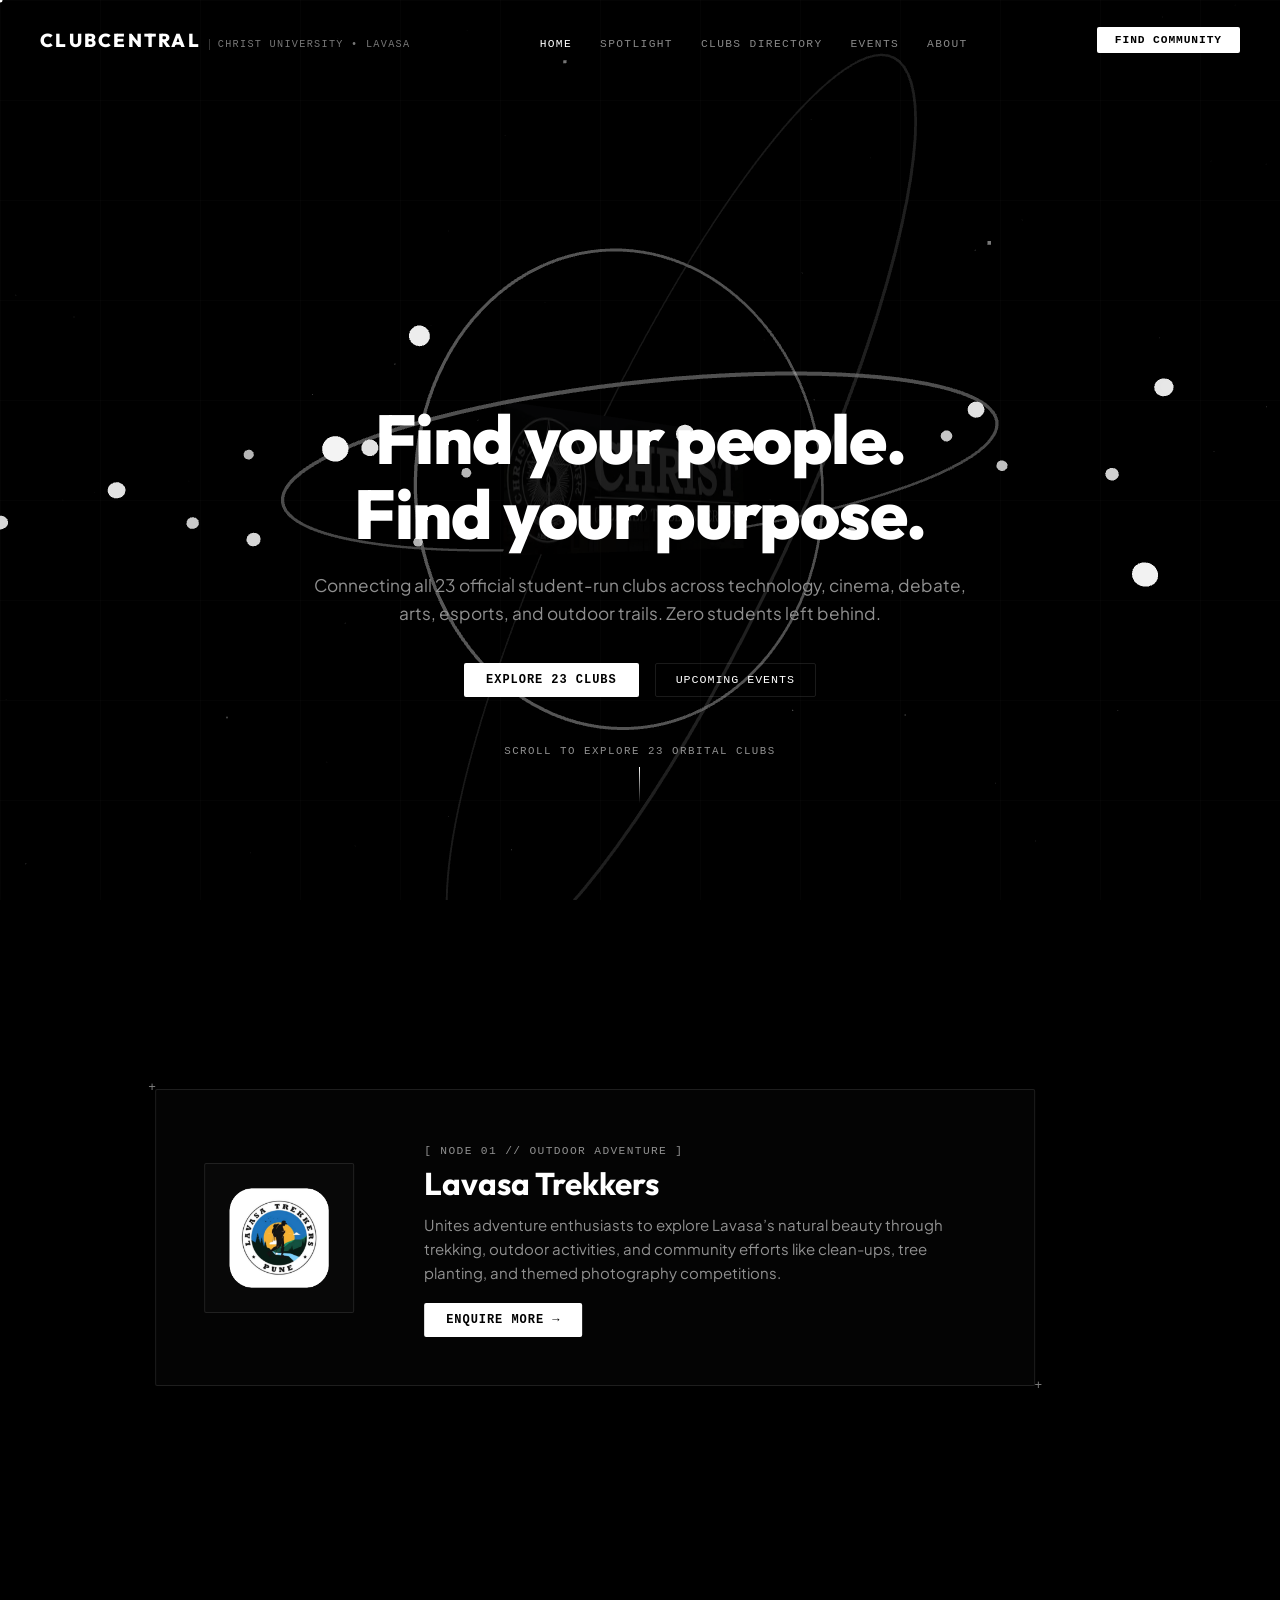
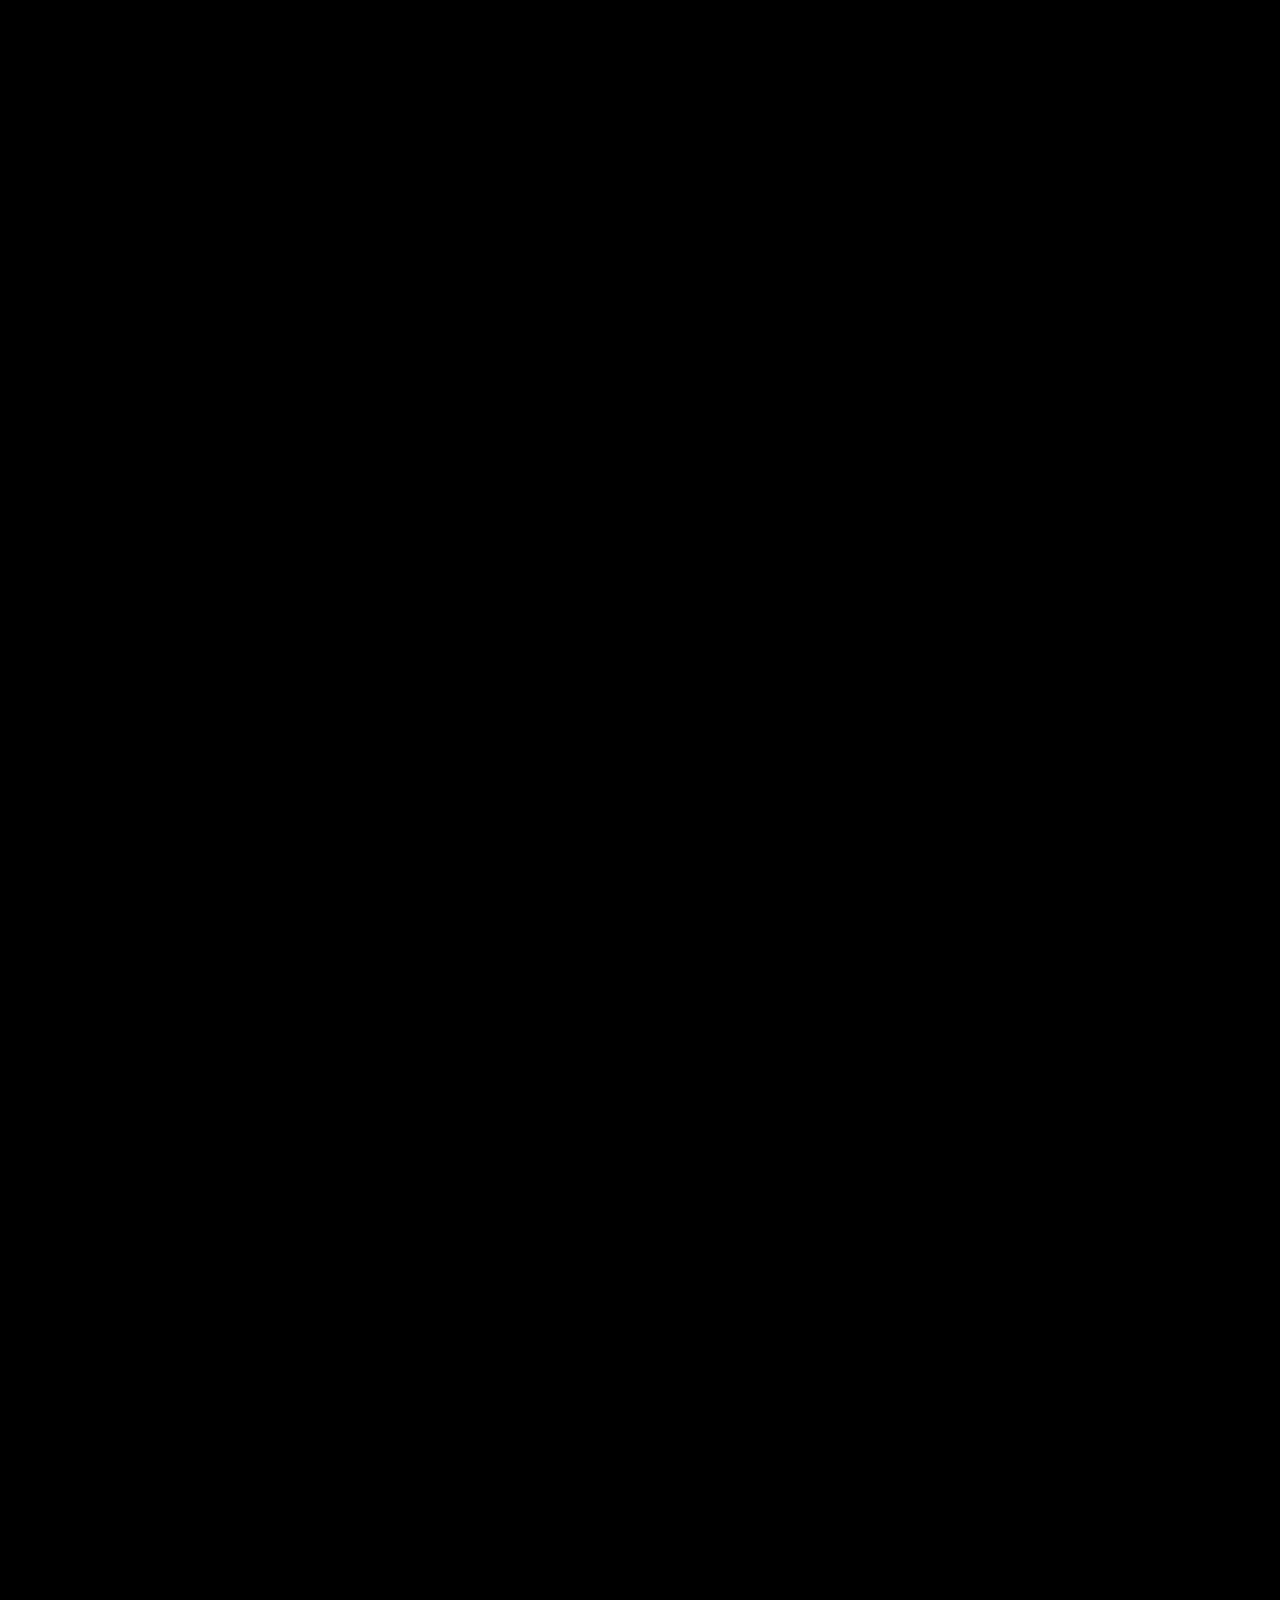
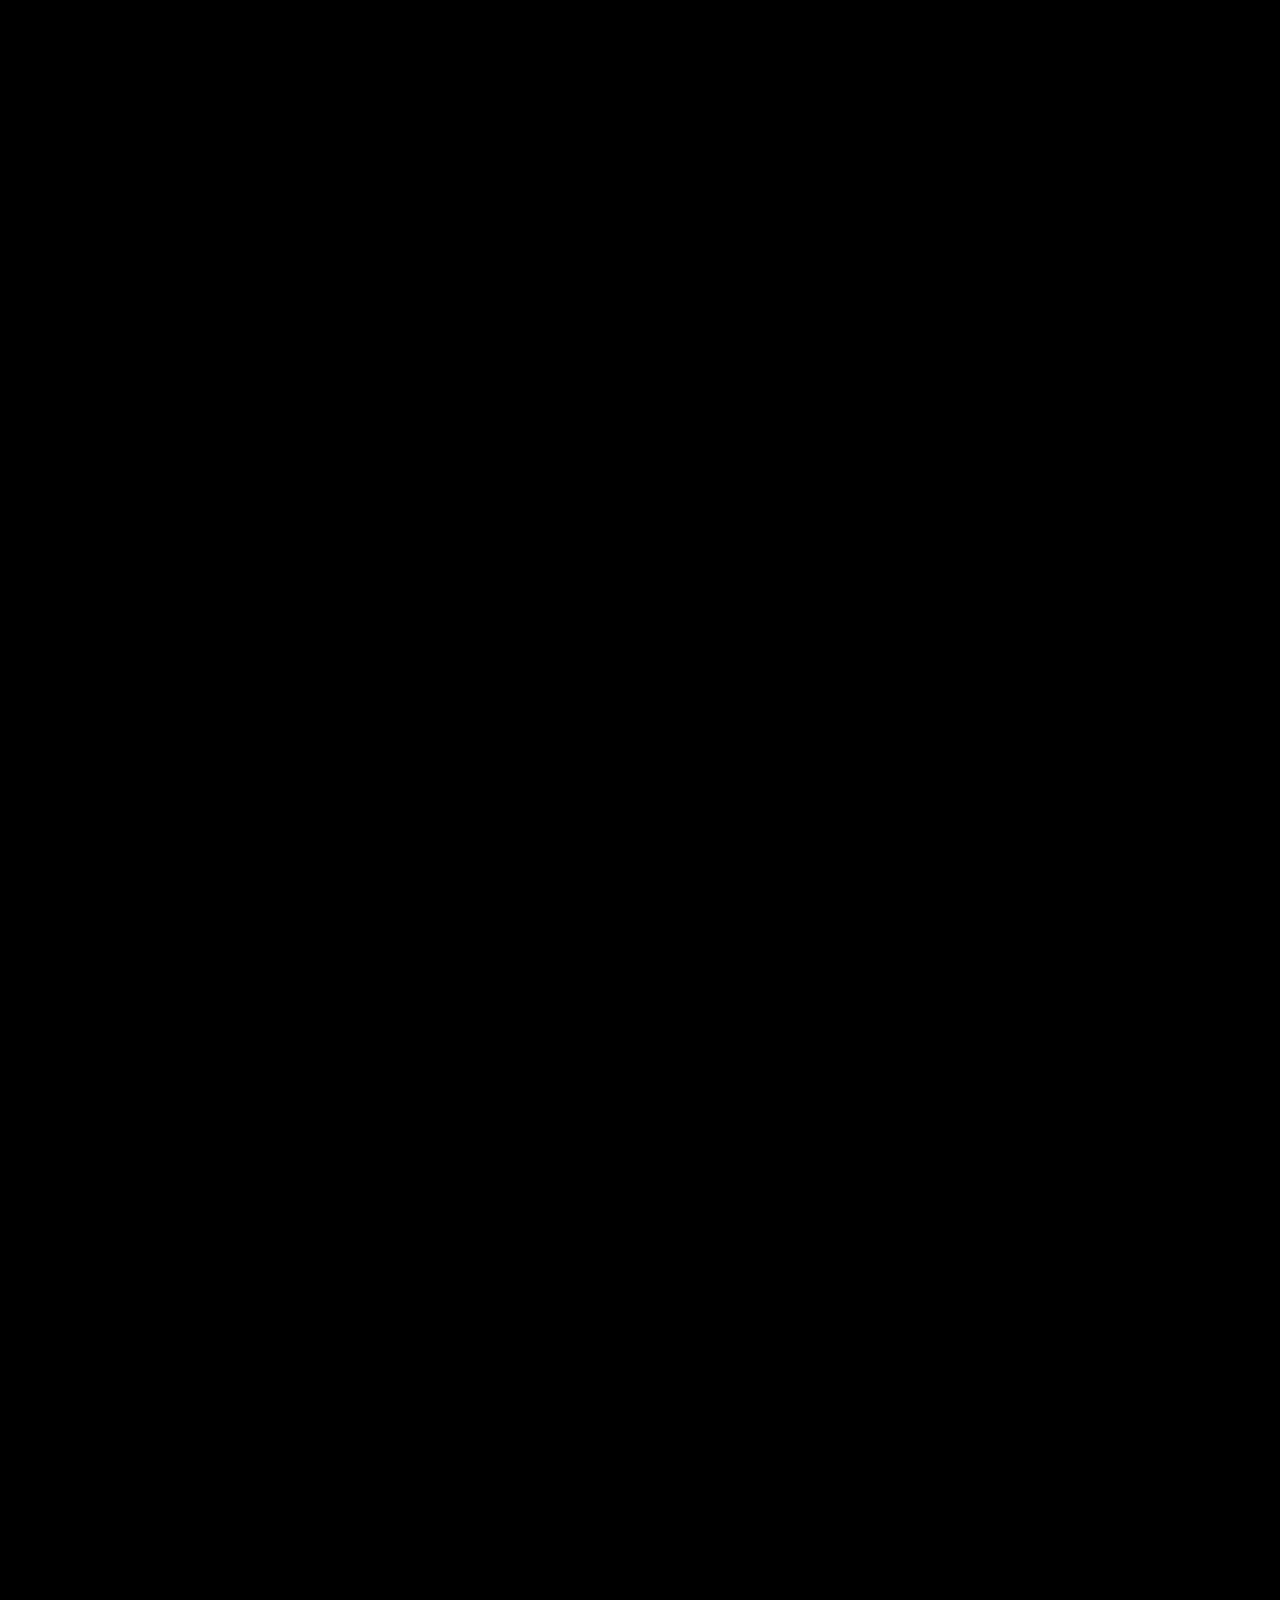
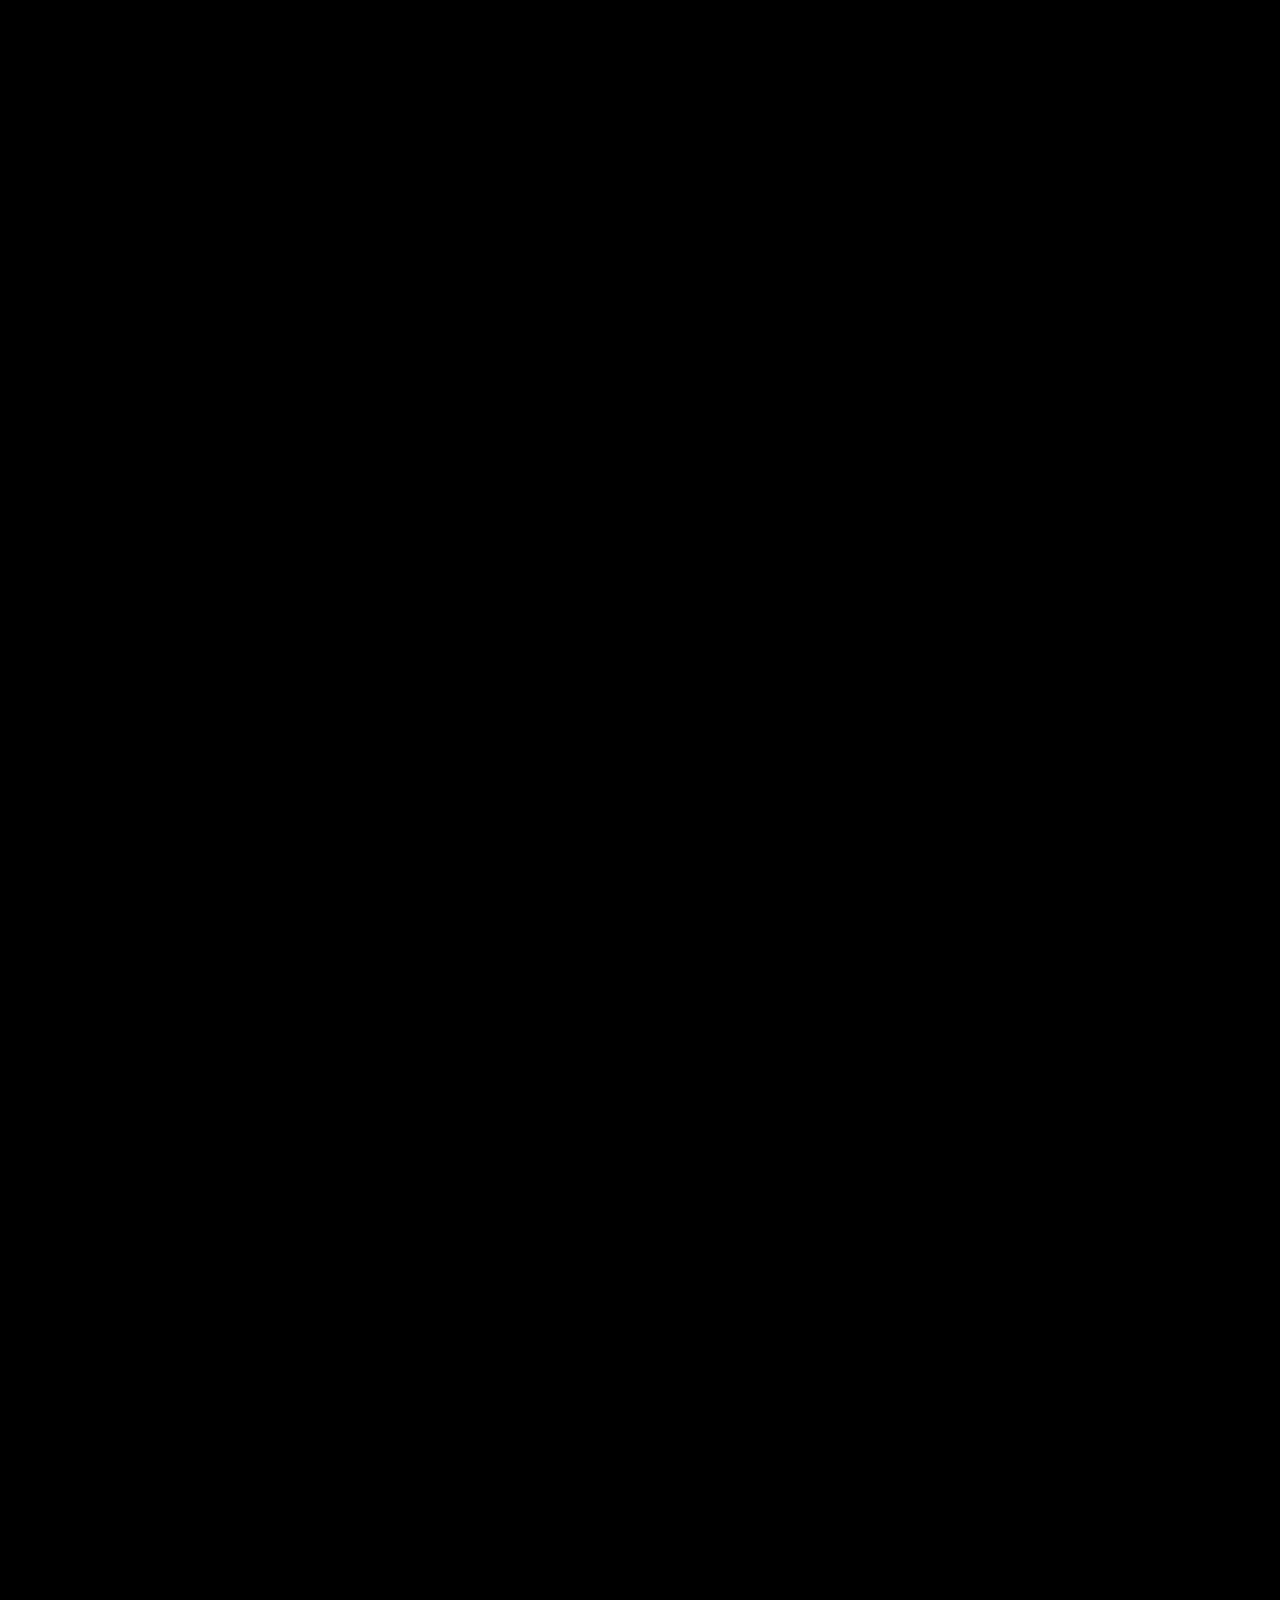
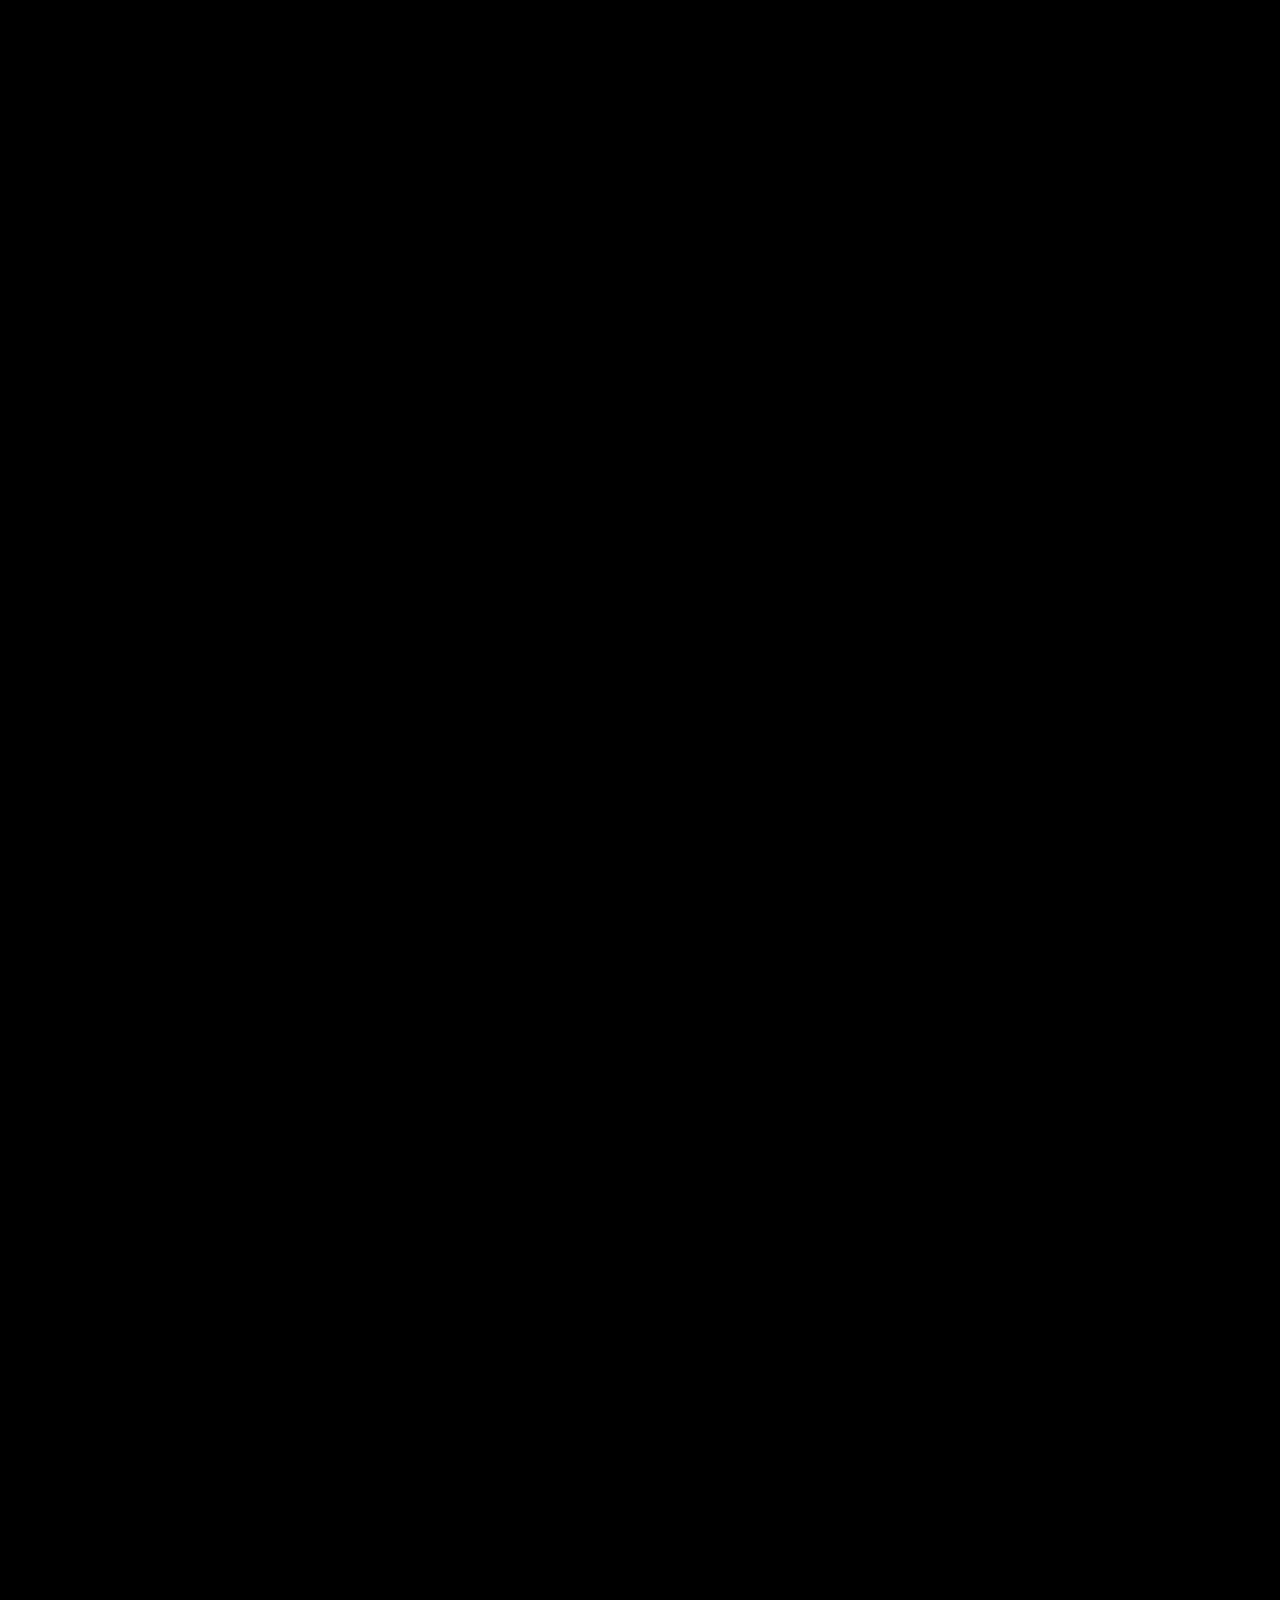
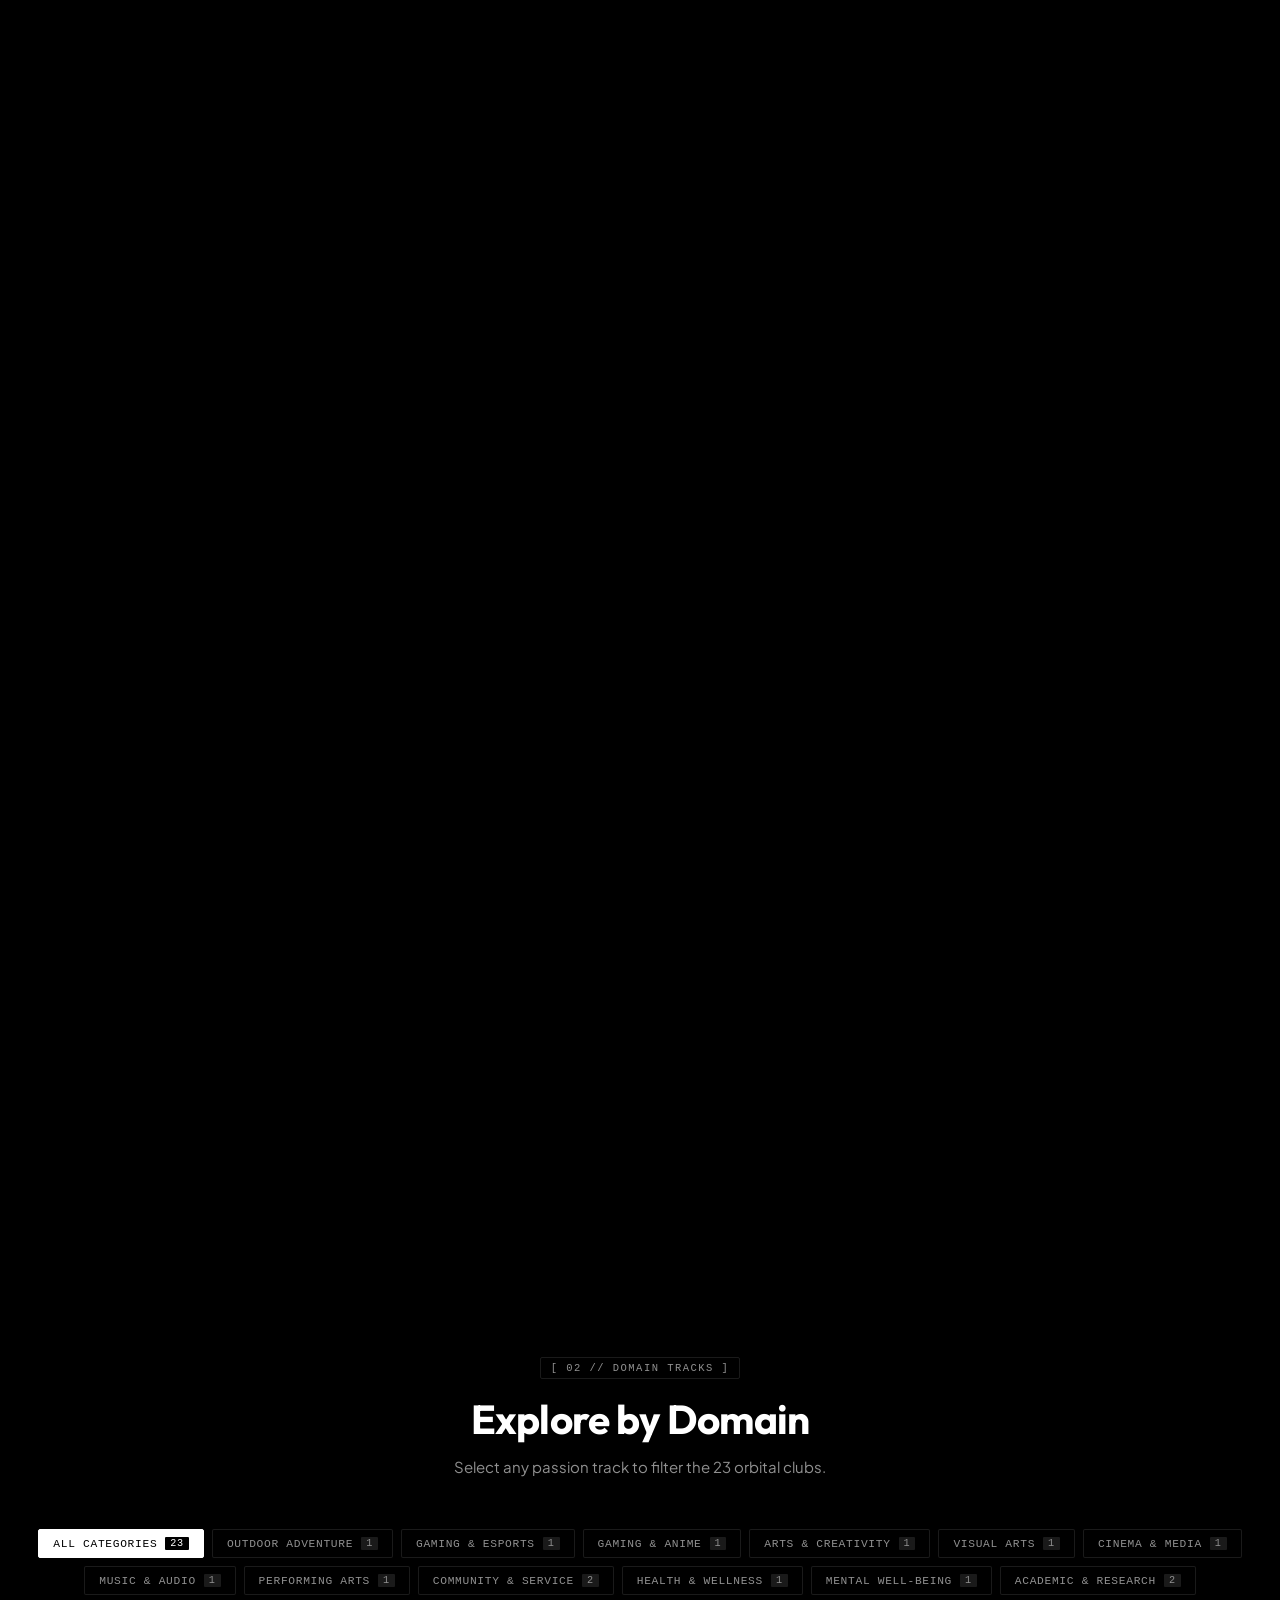
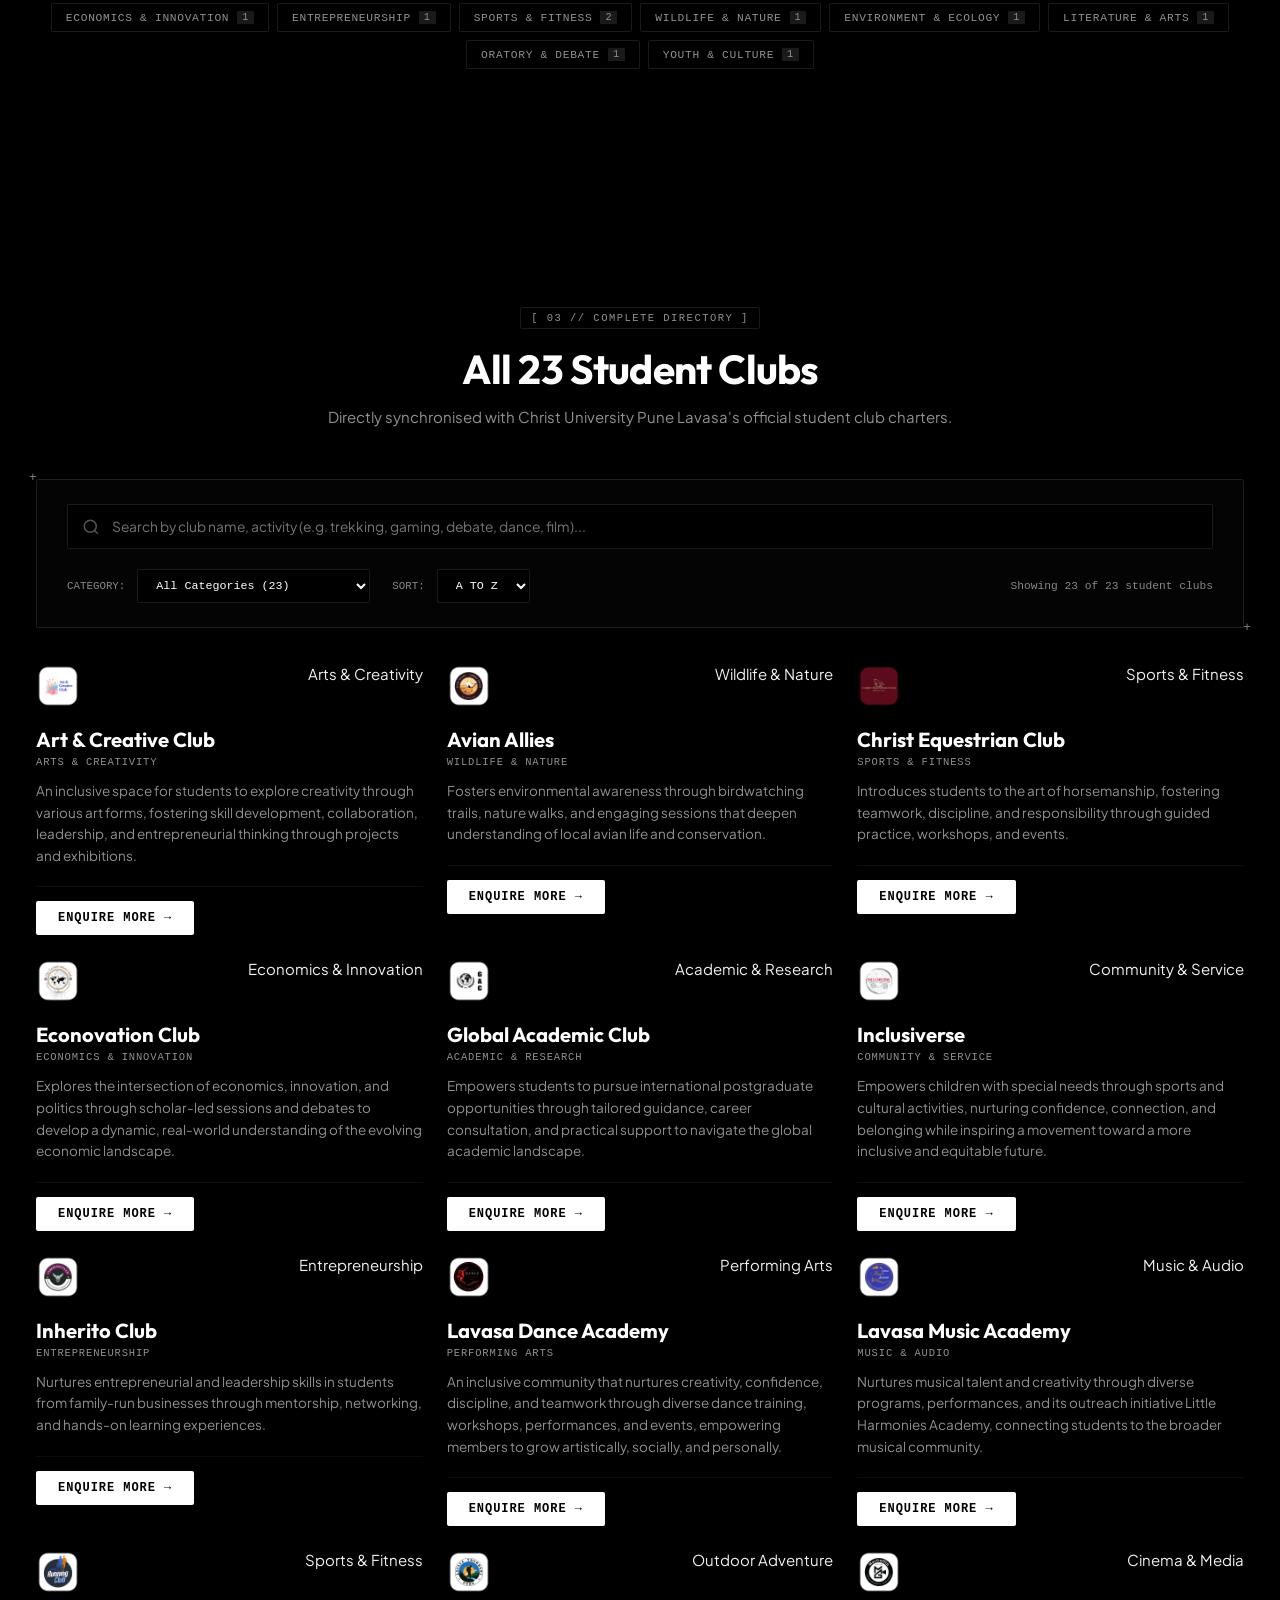
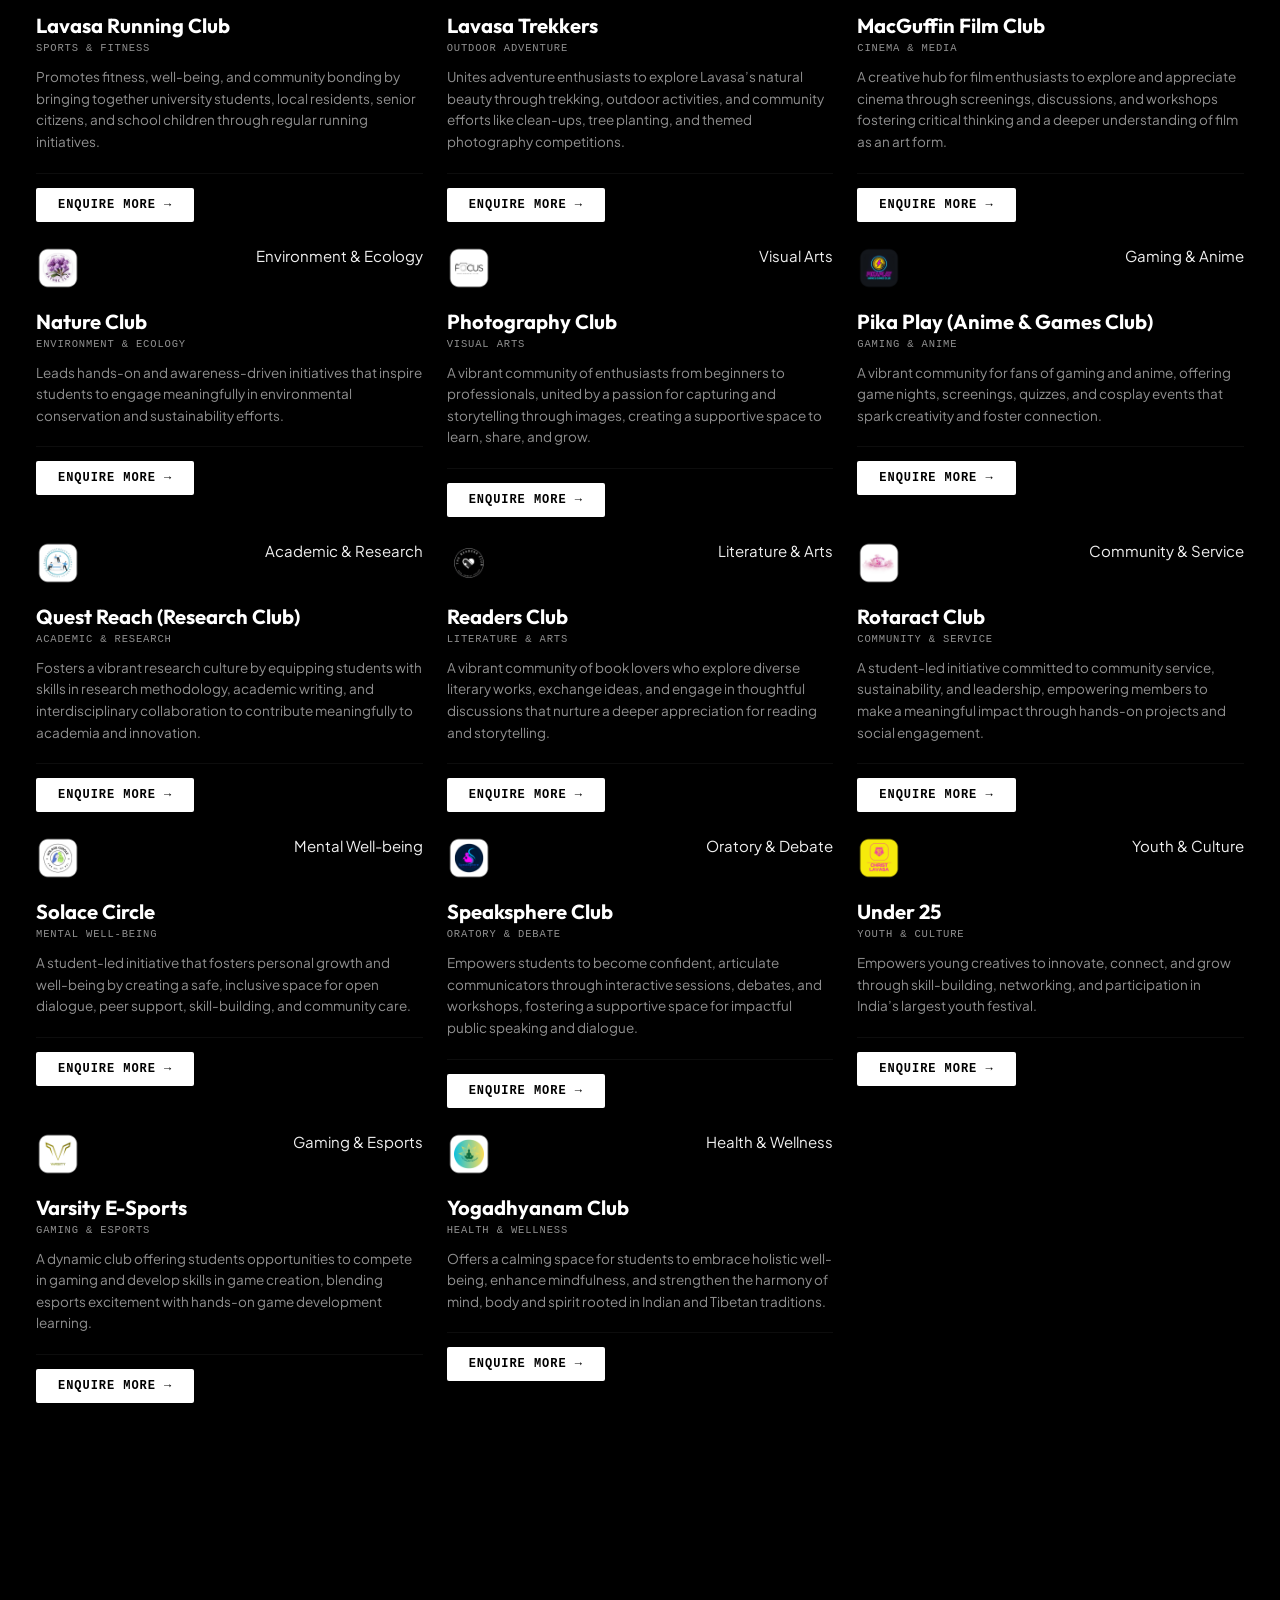
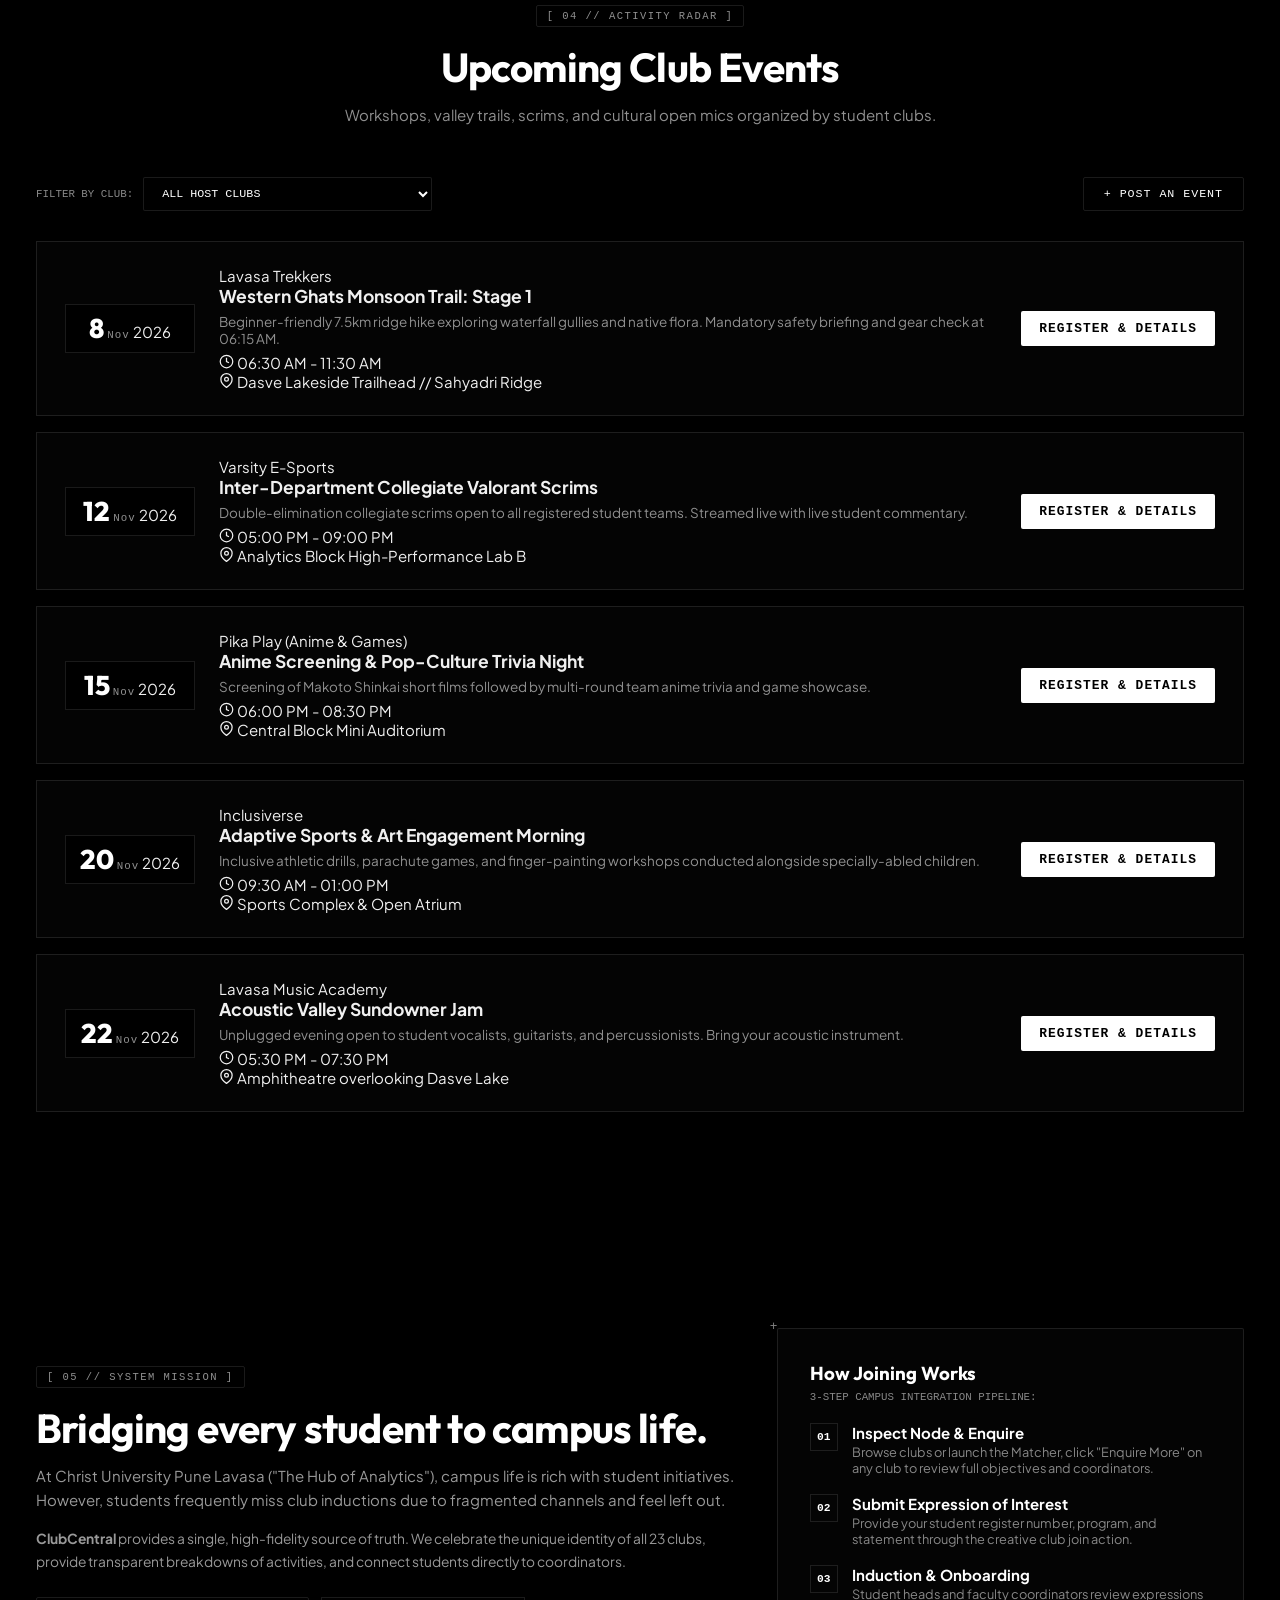
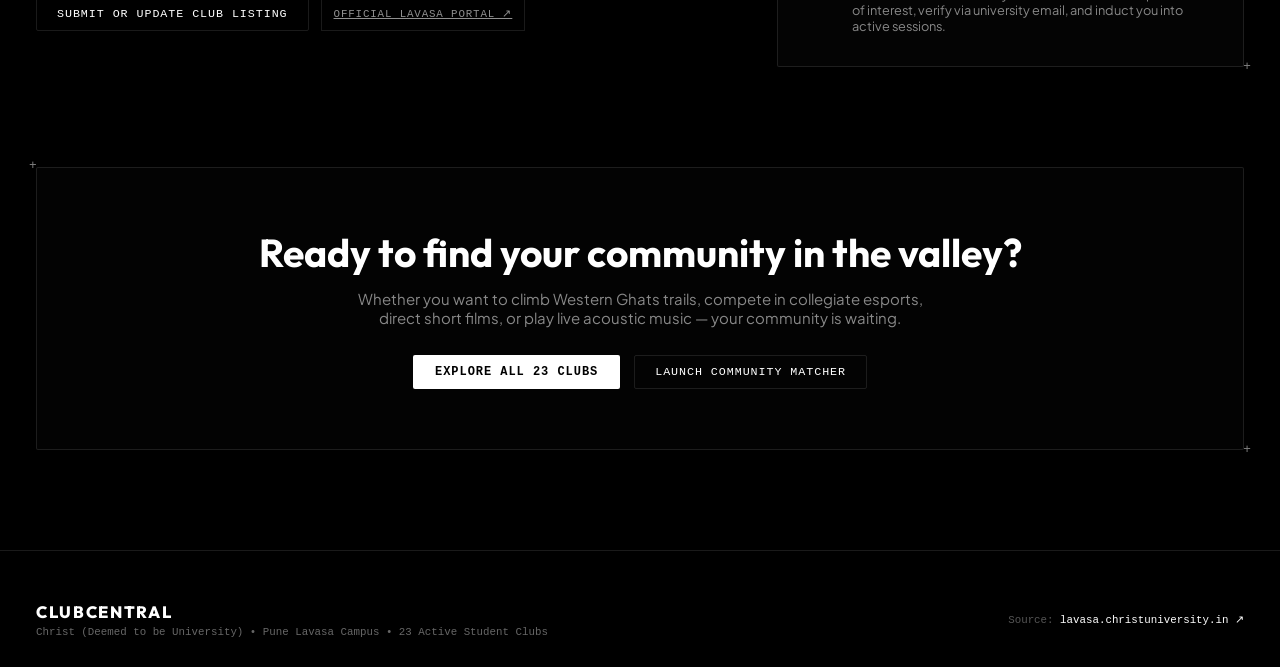
<file: index.html>
<!DOCTYPE html>
<html lang="en">
<head>
  <meta charset="UTF-8">
  <meta name="viewport" content="width=device-width, initial-scale=1.0, maximum-scale=1.0, user-scalable=no">
  <title>ClubCentral — 23 Student Clubs | Christ University Pune Lavasa</title>
  <meta name="description" content="ClubCentral is the official gateway to explore, enquire, and join all 23 student-led clubs at Christ (Deemed to be University), Pune Lavasa Campus.">

  <!-- Google Fonts: Neutral Swiss / Architectural Typography -->
  <link rel="preconnect" href="https://fonts.googleapis.com">
  <link rel="preconnect" href="https://fonts.gstatic.com" crossorigin>
  <link href="https://fonts.googleapis.com/css2?family=Cinzel:wght@600;700;800&family=Outfit:wght@400;500;600;700;800;900&family=Playfair+Display:ital,wght@1,400;1,600;1,700&family=Plus+Jakarta+Sans:wght@400;500;600;700&display=swap" rel="stylesheet">

  <!-- Stylesheets -->
  <link rel="stylesheet" href="css/styles.css">
  <link rel="stylesheet" href="css/edolus-loader.css">

  <!-- Favicon -->
  <link rel="icon" type="image/svg+xml" href="data:image/svg+xml,<svg xmlns='http://www.w3.org/2000/svg' viewBox='0 0 100 100'><circle cx='50' cy='50' r='48' fill='%23000000' stroke='%23ffffff' stroke-width='4'/><polygon points='50,15 54,32 72,32 58,43 63,60 50,49 37,60 42,43 28,32 46,32' fill='%23ffffff'/></svg>">
</head>
<body>

  <!-- ==========================================================================
       1. LOADING SCREEN & PRELOADER
       Pure Black with Elegant Italic Cursive "ClubCentral" & Bottom Percentage
       ========================================================================== -->
  <div id="custom-splash-wrapper">
    <!-- Top & Bottom Black Bands -->
    <div id="custom-band-top"></div>
    <div id="custom-band-bottom"></div>

    <!-- Central "ClubCentral" Cursive Wordmark (Only "ClubCentral", no subtitle) -->
    <div id="custom-splash-logo">
      <span class="loader-cursive-brand">ClubCentral</span>
    </div>

    <!-- Loading Percentage at the Bottom (Percentage text only, NO progress bar) -->
    <div id="custom-bottom-progress-bar-wrap">
      <div id="custom-progress-text">
        <span class="roll-col"><span class="roll-num">0</span></span>
        <span class="roll-col"><span class="roll-num">0</span></span>
        <span class="roll-col"><span class="roll-num">0</span></span>
        <span class="pct-sign">%</span>
      </div>
    </div>
  </div>

  <!-- Custom Magnetic Cursor -->
  <div id="custom-cursor-dot" aria-hidden="true"></div>
  <div id="custom-cursor-ring" aria-hidden="true"></div>

  <!-- Real-time 3D Three.js Viewport: Official White Christ Logo & 23 Orbital Club Nodes -->
  <canvas id="threejs-viewport" aria-hidden="true"></canvas>

  <!-- Hairline Grid Overlay -->
  <div class="hud-grid-overlay" aria-hidden="true"></div>

  <!-- ==========================================================================
       2. TOP HEADER / HUD
       Clean Minimalist Header: Brand, Navigation links, and Community Matcher
       ========================================================================== -->
  <header class="site-header" id="navbar">
    <div class="header-container">
      <!-- Left: Clean Brand Wordmark -->
      <div class="header-left">
        <a href="#home" class="header-brand-mark" style="text-decoration: none; color: #ffffff; display: flex; align-items: baseline; gap: 8px;">
          <span style="font-family: var(--font-heading); font-size: 1.25rem; font-weight: 800; letter-spacing: 0.12em; color: #ffffff;">CLUBCENTRAL</span>
          <span style="font-family: var(--font-mono); font-size: 0.68rem; color: #777777; border-left: 1px solid rgba(255,255,255,0.2); padding-left: 8px;">CHRIST UNIVERSITY • LAVASA</span>
        </a>
      </div>

      <!-- Center: Navigation Links -->
      <nav class="header-center-nav" aria-label="Main Navigation">
        <ul style="display: flex; gap: 28px; list-style: none; margin: 0; padding: 0;">
          <li><a href="#home" class="nav-link-pill" style="color: #ffffff; text-decoration: none; font-family: var(--font-mono); font-size: 0.75rem; letter-spacing: 0.12em; text-transform: uppercase;">HOME</a></li>
          <li><a href="#spotlight-pinned-section" class="nav-link-pill" style="color: #888888; text-decoration: none; font-family: var(--font-mono); font-size: 0.75rem; letter-spacing: 0.12em; text-transform: uppercase;">SPOTLIGHT</a></li>
          <li><a href="#explore" class="nav-link-pill" style="color: #888888; text-decoration: none; font-family: var(--font-mono); font-size: 0.75rem; letter-spacing: 0.12em; text-transform: uppercase;">CLUBS DIRECTORY</a></li>
          <li><a href="#events" class="nav-link-pill" style="color: #888888; text-decoration: none; font-family: var(--font-mono); font-size: 0.75rem; letter-spacing: 0.12em; text-transform: uppercase;">EVENTS</a></li>
          <li><a href="#about" class="nav-link-pill" style="color: #888888; text-decoration: none; font-family: var(--font-mono); font-size: 0.75rem; letter-spacing: 0.12em; text-transform: uppercase;">ABOUT</a></li>
        </ul>
      </nav>

      <!-- Right: Minimalist Controls (Community Matcher) -->
      <div class="header-right">
        <!-- Community Matcher Trigger -->
        <button type="button" class="btn-primary" id="find-community-btn" style="padding: 7px 18px; font-size: 0.75rem;" title="Community Matcher">
          <span>FIND COMMUNITY</span>
        </button>
      </div>
    </div>
  </header>

  <main>
    <!-- ==========================================================================
         3. HERO STAGE: SPACIOUS, CINEMATIC DARK STAGE WITH 3D CHRIST LOGO
         Official White Christ Logo in 3D with slow speed rotation
         ========================================================================== -->
    <section class="hero-stage" id="home">
      <!-- Center 3D Stage Placeholder (Aligned with Three.js 3D rotating Christ logo) -->
      <div class="hero-crest-stage-placeholder"></div>

      <h1 class="hero-main-title">
        Find your people.<br>
        Find your purpose.
      </h1>

      <p class="hero-description">
        Connecting all 23 official student-run clubs across technology, cinema, debate, arts, esports, and outdoor trails. Zero students left behind.
      </p>

      <!-- Calls to Action -->
      <div class="hero-cta-group">
        <a href="#explore" class="btn-primary">
          <span>Explore 23 Clubs</span>
        </a>
        <a href="#events" class="btn-secondary">
          <span>Upcoming Events</span>
        </a>
      </div>

      <!-- Minimalist Scroll Prompt -->
      <a href="#spotlight-pinned-section" class="hero-scroll-prompt">
        <span>Scroll to explore 23 orbital clubs</span>
        <div class="scroll-line-indicator"></div>
      </a>
    </section>

    <!-- ==========================================================================
         4. PINNED SHOWCASE DECK (Horizontal Scroll Scrubbing)
         Requirement 4: Button renamed to "Enquire More" and linked to club.html
         ========================================================================== -->
    <section id="spotlight-pinned-section">
      <div class="deck-container" id="deck-track">
        <!-- Slide 1: Lavasa Trekkers -->
        <div class="deck-slide">
          <div class="deck-card edolus-container">
            <img src="assets/logos/2.png" alt="Lavasa Trekkers" class="deck-card-logo">
            <div class="deck-card-content">
              <span class="deck-meta-index">[ NODE 01 // OUTDOOR ADVENTURE ]</span>
              <h2 class="deck-group-name">Lavasa Trekkers</h2>
              <p class="deck-description">
                Unites adventure enthusiasts to explore Lavasa’s natural beauty through trekking, outdoor activities, and community efforts like clean-ups, tree planting, and themed photography competitions.
              </p>
              <div style="margin-top: 18px;">
                <a href="club.html?id=lavasa-trekkers" class="btn-primary" style="text-decoration:none;">
                  Enquire More →
                </a>
              </div>
            </div>
          </div>
        </div>

        <!-- Slide 2: Varsity E-Sports -->
        <div class="deck-slide">
          <div class="deck-card edolus-container">
            <img src="assets/logos/20.png" alt="Varsity E-Sports" class="deck-card-logo">
            <div class="deck-card-content">
              <span class="deck-meta-index">[ NODE 02 // GAMING &amp; ESPORTS ]</span>
              <h2 class="deck-group-name">Varsity E-Sports</h2>
              <p class="deck-description">
                A dynamic club offering students opportunities to compete in gaming and develop skills in game creation, blending esports excitement with hands-on game development learning.
              </p>
              <div style="margin-top: 18px;">
                <a href="club.html?id=varsity-esports" class="btn-primary" style="text-decoration:none;">
                  Enquire More →
                </a>
              </div>
            </div>
          </div>
        </div>

        <!-- Slide 3: Pika Play -->
        <div class="deck-slide">
          <div class="deck-card edolus-container">
            <img src="assets/logos/22.png" alt="Pika Play" class="deck-card-logo">
            <div class="deck-card-content">
              <span class="deck-meta-index">[ NODE 03 // GAMING &amp; ANIME ]</span>
              <h2 class="deck-group-name">Pika Play (Anime &amp; Games)</h2>
              <p class="deck-description">
                A vibrant community for fans of gaming and anime, offering game nights, screenings, quizzes, and cosplay events that spark creativity and foster connection.
              </p>
              <div style="margin-top: 18px;">
                <a href="club.html?id=pika-play" class="btn-primary" style="text-decoration:none;">
                  Enquire More →
                </a>
              </div>
            </div>
          </div>
        </div>

        <!-- Slide 4: Inclusiverse -->
        <div class="deck-slide">
          <div class="deck-card edolus-container">
            <img src="assets/logos/6.png" alt="Inclusiverse" class="deck-card-logo">
            <div class="deck-card-content">
              <span class="deck-meta-index">[ NODE 04 // COMMUNITY &amp; INCLUSION ]</span>
              <h2 class="deck-group-name">Inclusiverse</h2>
              <p class="deck-description">
                Empowers children with special needs through sports and cultural activities, nurturing confidence, connection, and belonging while inspiring a movement toward a more inclusive and equitable future.
              </p>
              <div style="margin-top: 18px;">
                <a href="club.html?id=inclusiverse" class="btn-primary" style="text-decoration:none;">
                  Enquire More →
                </a>
              </div>
            </div>
          </div>
        </div>
      </div>
    </section>

    <!-- ==========================================================================
         5. BROWSE BY INTEREST TRACKS
         ========================================================================== -->
    <section class="section-wrapper" id="domains">
      <div class="section-header">
        <span class="section-telemetry-tag">[ 02 // DOMAIN TRACKS ]</span>
        <h2 class="section-title">Explore by Domain</h2>
        <p class="section-subtitle">Select any passion track to filter the 23 orbital clubs.</p>
      </div>

      <div class="categories-container" id="categories-container">
        <!-- Populated by js/app.js -->
      </div>
    </section>

    <!-- ==========================================================================
         6. COMPLETE 23-CLUB SPATIAL DIRECTORY
         Requirement 4: All cards contain "Enquire More" linking to individual club pages
         ========================================================================== -->
    <section class="section-wrapper" id="explore">
      <div class="section-header">
        <span class="section-telemetry-tag">[ 03 // COMPLETE DIRECTORY ]</span>
        <h2 class="section-title">All 23 Student Clubs</h2>
        <p class="section-subtitle">
          Directly synchronised with Christ University Pune Lavasa's official student club charters.
        </p>
      </div>

      <!-- Control Panel -->
      <div class="directory-control-panel edolus-container">
        <div class="search-bar-row">
          <div class="search-input-wrapper">
            <svg class="search-icon" width="18" height="18" viewBox="0 0 24 24" fill="none" stroke="currentColor" stroke-width="2"><circle cx="11" cy="11" r="8"></circle><line x1="21" y1="21" x2="16.65" y2="16.65"></line></svg>
            <input type="text" id="club-search-input" class="search-input" placeholder="Search by club name, activity (e.g. trekking, gaming, debate, dance, film)..." aria-label="Search clubs">
            <button type="button" id="clear-search-btn" class="clear-search-btn" aria-label="Clear search">&times;</button>
          </div>
        </div>

        <div style="display: flex; justify-content: space-between; align-items: center; flex-wrap: wrap; gap: 14px;">
          <div style="display: flex; align-items: center; gap: 12px; flex-wrap: wrap;">
            <label for="category-filter-select" style="font-family: var(--font-mono); font-size: 0.72rem; color: #888888;">CATEGORY:</label>
            <select id="category-filter-select" class="form-select">
              <!-- Populated by js/app.js -->
            </select>

            <label for="sort-select" style="font-family: var(--font-mono); font-size: 0.72rem; color: #888888; margin-left: 10px;">SORT:</label>
            <select id="sort-select" class="form-select">
              <option value="az">A TO Z</option>
              <option value="za">Z TO A</option>
            </select>
          </div>

          <div id="results-count" style="font-family: var(--font-mono); font-size: 0.75rem; color: #888888;">
            Loading clubs...
          </div>
        </div>
      </div>

      <!-- Empty State -->
      <div class="empty-state-card" id="empty-state" style="display: none; text-align: center; padding: 60px 24px; background: #040404; border: 1px dashed var(--border-hairline);">
        <p style="font-size: 1.1rem; color: #ffffff; margin-bottom: 8px;">No clubs matched your query</p>
        <p style="font-size: 0.85rem; color: #888888; margin-bottom: 18px;">Try clearing search keywords or switching category filters.</p>
        <button type="button" class="btn-secondary" id="reset-filters-btn">Reset All Filters</button>
      </div>

      <!-- Directory Cards Grid (Populated by js/app.js with 'Enquire More →' actions) -->
      <div class="directory-grid" id="directory-grid"></div>
    </section>

    <!-- ==========================================================================
         7. CAMPUS EVENTS CALENDAR
         ========================================================================== -->
    <section class="section-wrapper" id="events">
      <div class="section-header">
        <span class="section-telemetry-tag">[ 04 // ACTIVITY RADAR ]</span>
        <h2 class="section-title">Upcoming Club Events</h2>
        <p class="section-subtitle">
          Workshops, valley trails, scrims, and cultural open mics organized by student clubs.
        </p>
      </div>

      <div style="display: flex; justify-content: space-between; align-items: center; margin-bottom: 30px; flex-wrap: wrap; gap: 14px;">
        <div style="display: flex; align-items: center; gap: 10px;">
          <label for="event-club-filter" style="font-family: var(--font-mono); font-size: 0.72rem; color: #888888;">FILTER BY CLUB:</label>
          <select id="event-club-filter" class="form-select">
            <option value="all">ALL HOST CLUBS</option>
          </select>
        </div>

        <button type="button" class="btn-secondary" id="open-submit-event-btn">
          <span>+ Post an Event</span>
        </button>
      </div>

      <div class="events-timeline" id="events-list">
        <!-- Rendered by js/app.js -->
      </div>
    </section>

    <!-- ==========================================================================
         8. ABOUT SECTION & HOW JOINING WORKS
         ========================================================================== -->
    <section class="section-wrapper" id="about">
      <div class="about-grid">
        <div class="about-narrative">
          <span class="section-telemetry-tag">[ 05 // SYSTEM MISSION ]</span>
          <h2 class="section-title" style="text-align: left;">Bridging every student to campus life.</h2>
          <p style="color: #999999; font-size: 1rem; line-height: 1.6; margin-bottom: 16px;">
            At Christ University Pune Lavasa ("The Hub of Analytics"), campus life is rich with student initiatives. However, students frequently miss club inductions due to fragmented channels and feel left out.
          </p>
          <p style="color: #999999; font-size: 0.92rem; line-height: 1.6; margin-bottom: 24px;">
            <strong>ClubCentral</strong> provides a single, high-fidelity source of truth. We celebrate the unique identity of all 23 clubs, provide transparent breakdowns of activities, and connect students directly to coordinators.
          </p>

          <div style="display: flex; gap: 12px; flex-wrap: wrap;">
            <button type="button" class="btn-secondary" id="open-submit-listing-btn">
              <span>Submit or Update Club Listing</span>
            </button>
            <a href="https://lavasa.christuniversity.in/center/C/clubslavasa" target="_blank" rel="noopener noreferrer" class="btn-ghost" style="border: 1px solid var(--border-hairline);">
              <span>Official Lavasa Portal ↗</span>
            </a>
          </div>
        </div>

        <div class="about-card edolus-container">
          <h3 style="font-family: var(--font-heading); font-size: 1.25rem; color: #ffffff; margin-bottom: 6px;">How Joining Works</h3>
          <p style="font-family: var(--font-mono); font-size: 0.72rem; color: #888888; text-transform: uppercase;">3-Step Campus Integration Pipeline:</p>

          <div class="step-process-list">
            <div class="step-item">
              <div class="step-number">01</div>
              <div class="step-text">
                <h4 style="color: #fff; margin-bottom: 2px;">Inspect Node &amp; Enquire</h4>
                <p style="font-size: 0.85rem; color: #888888;">Browse clubs or launch the Matcher, click "Enquire More" on any club to review full objectives and coordinators.</p>
              </div>
            </div>
            <div class="step-item">
              <div class="step-number">02</div>
              <div class="step-text">
                <h4 style="color: #fff; margin-bottom: 2px;">Submit Expression of Interest</h4>
                <p style="font-size: 0.85rem; color: #888888;">Provide your student register number, program, and statement through the creative club join action.</p>
              </div>
            </div>
            <div class="step-item">
              <div class="step-number">03</div>
              <div class="step-text">
                <h4 style="color: #fff; margin-bottom: 2px;">Induction &amp; Onboarding</h4>
                <p style="font-size: 0.85rem; color: #888888;">Student heads and faculty coordinators review expressions of interest, verify via university email, and induct you into active sessions.</p>
              </div>
            </div>
          </div>
        </div>
      </div>
    </section>

    <!-- ==========================================================================
         9. CLOSING CALL TO ACTION
         ========================================================================== -->
    <section class="section-wrapper" style="padding-top: 0;">
      <div class="closing-cta-card edolus-container">
        <h2 style="font-family: var(--font-heading); font-size: clamp(1.8rem, 3.8vw, 2.6rem); color: #ffffff; margin-bottom: 12px;">
          Ready to find your community in the valley?
        </h2>
        <p style="color: #888888; max-width: 600px; margin: 0 auto 28px; font-size: 1rem;">
          Whether you want to climb Western Ghats trails, compete in collegiate esports, direct short films, or play live acoustic music — your community is waiting.
        </p>
        <div style="display: flex; gap: 14px; justify-content: center; flex-wrap: wrap;">
          <a href="#explore" class="btn-primary">
            <span>Explore All 23 Clubs</span>
          </a>
          <button type="button" class="btn-secondary" onclick="document.getElementById('find-community-btn').click()">
            <span>Launch Community Matcher</span>
          </button>
        </div>
      </div>
    </section>
  </main>

  <!-- ==========================================================================
       SITE FOOTER
       ========================================================================== -->
  <footer style="background: #000000; border-top: 1px solid var(--border-hairline); padding: 50px 36px 30px; position: relative; z-index: 2;">
    <div style="max-width: 1440px; margin: 0 auto; display: flex; justify-content: space-between; align-items: center; flex-wrap: wrap; gap: 20px;">
      <div>
        <span style="font-family: var(--font-heading); font-size: 1.1rem; font-weight: 800; color: #ffffff; letter-spacing: 0.1em;">CLUBCENTRAL</span>
        <p style="font-family: var(--font-mono); font-size: 0.72rem; color: #666666; margin-top: 4px;">
          Christ (Deemed to be University) • Pune Lavasa Campus • 23 Active Student Clubs
        </p>
      </div>

      <div style="font-family: var(--font-mono); font-size: 0.72rem; color: #555555;">
        Source: <a href="https://lavasa.christuniversity.in/center/C/clubslavasa" target="_blank" rel="noopener noreferrer" style="color: #ffffff; text-decoration: none;">lavasa.christuniversity.in ↗</a>
      </div>
    </div>
  </footer>

  <!-- ==========================================================================
       MODALS: APPLICATION, COMMUNITY MATCHER, MY APPS
       ========================================================================== -->
  <!-- Club Application Form Modal -->
  <div class="modal-overlay" id="apply-modal" role="dialog" aria-modal="true" aria-labelledby="apply-modal-title">
    <div class="modal-dialog edolus-container">
      <button type="button" class="modal-close-btn" aria-label="Close dialog">&times;</button>
      <div class="modal-header-hero">
        <h2 id="apply-modal-title" style="font-family: var(--font-heading); font-size: 1.5rem; color: #ffffff;">Club Application Portal</h2>
        <p style="font-size: 0.85rem; color: #888888; margin-top: 4px;">Submit expression of interest to Christ University club coordinators.</p>
      </div>

      <div class="modal-body">
        <form id="club-application-form">
          <div class="form-group">
            <label for="apply-club-select" class="form-label">SELECT CLUB:</label>
            <select id="apply-club-select" class="form-select" required></select>
          </div>

          <div style="display: grid; grid-template-columns: 1fr 1fr; gap: 14px;">
            <div class="form-group">
              <label for="applicant-name" class="form-label">FULL NAME:</label>
              <input type="text" id="applicant-name" class="form-input" placeholder="e.g. Aarav Sharma" required>
            </div>
            <div class="form-group">
              <label for="applicant-reg" class="form-label">STUDENT REGISTER NUMBER:</label>
              <input type="text" id="applicant-reg" class="form-input" placeholder="e.g. 23112045" required>
            </div>
          </div>

          <div class="form-group">
            <label for="applicant-email" class="form-label">CHRIST UNIVERSITY EMAIL:</label>
            <input type="email" id="applicant-email" class="form-input" placeholder="name@lavasa.christuniversity.in" required>
          </div>

          <div style="display: grid; grid-template-columns: 1.2fr 0.8fr; gap: 14px;">
            <div class="form-group">
              <label for="applicant-program" class="form-label">DEGREE PROGRAM:</label>
              <select id="applicant-program" class="form-select" required>
                <option value="B.Sc Data Science">B.Sc Data Science</option>
                <option value="B.Sc Economics & Analytics">B.Sc Economics &amp; Analytics</option>
                <option value="BBA / BBA Analytics">BBA / BBA Analytics</option>
                <option value="B.Com Financial Analytics">B.Com Financial Analytics</option>
                <option value="BA-LL.B / BBA-LL.B">BA-LL.B / BBA-LL.B</option>
                <option value="MBA Analytics">MBA Analytics</option>
                <option value="M.Sc Data Science">M.Sc Data Science</option>
                <option value="Other Department">Other Department</option>
              </select>
            </div>
            <div class="form-group">
              <label for="applicant-year" class="form-label">YEAR OF STUDY:</label>
              <select id="applicant-year" class="form-select" required>
                <option value="1st Year">1st Year</option>
                <option value="2nd Year">2nd Year</option>
                <option value="3rd Year">3rd Year</option>
                <option value="4th Year">4th Year</option>
                <option value="Postgraduate">Postgraduate</option>
              </select>
            </div>
          </div>

          <div class="form-group">
            <label for="applicant-statement" class="form-label">STATEMENT OF INTEREST:</label>
            <textarea id="applicant-statement" class="form-textarea" placeholder="Why do you wish to join this club? What skills do you bring?" required></textarea>
          </div>

          <button type="submit" class="btn-primary" style="width: 100%; justify-content: center; padding: 13px; font-size: 0.85rem; margin-top: 8px;">
            <span>Submit Application to Coordinators</span>
          </button>
        </form>
      </div>
    </div>
  </div>

  <!-- "Find Your Community" Interactive Matcher Quiz -->
  <div class="modal-overlay" id="community-modal" role="dialog" aria-modal="true" aria-labelledby="community-modal-title">
    <div class="modal-dialog edolus-container">
      <button type="button" class="modal-close-btn" aria-label="Close dialog">&times;</button>
      <div class="modal-header-hero">
        <span class="telemetry-status-pill" style="font-size: 0.68rem;">INTERACTIVE MATCHING ENGINE</span>
        <h2 id="community-modal-title" style="font-family: var(--font-heading); font-size: 1.5rem; color: #ffffff; margin-top: 6px;">Find Your Community in 3 Clicks</h2>
      </div>

      <div class="modal-body">
        <div id="matcher-step-1">
          <h3 style="font-size: 1rem; color: #ffffff; margin-bottom: 12px;">Step 1: What kind of activities excite you the most?</h3>
          <div style="display: grid; grid-template-columns: 1fr; gap: 8px;">
            <button type="button" class="btn-secondary quiz-option-interest" data-interest="outdoor" style="justify-content: flex-start; text-align: left; padding: 11px 14px;">
              🏔️ <strong>Outdoor, Trails &amp; Nature Exploration</strong> (Hikes, birdwatching, environmental conservation)
            </button>
            <button type="button" class="btn-secondary quiz-option-interest" data-interest="arts" style="justify-content: flex-start; text-align: left; padding: 11px 14px;">
              🎨 <strong>Creative Arts, Cinema &amp; Music</strong> (Photography, dance, film analysis, band jam sessions)
            </button>
            <button type="button" class="btn-secondary quiz-option-interest" data-interest="gaming" style="justify-content: flex-start; text-align: left; padding: 11px 14px;">
              🎮 <strong>Gaming, Esports &amp; Anime Culture</strong> (Competitive leagues, game nights, cosplay, tournaments)
            </button>
            <button type="button" class="btn-secondary quiz-option-interest" data-interest="service" style="justify-content: flex-start; text-align: left; padding: 11px 14px;">
              🤝 <strong>Community Service &amp; Well-being</strong> (Inclusivity, social work, mindfulness yoga, peer care)
            </button>
            <button type="button" class="btn-secondary quiz-option-interest" data-interest="academic" style="justify-content: flex-start; text-align: left; padding: 11px 14px;">
              📚 <strong>Debating, Research &amp; Business</strong> (Oratory, global study admissions, economics, family business)
            </button>
          </div>
        </div>

        <div id="matcher-step-2" style="display: none;">
          <h3 style="font-size: 1rem; color: #ffffff; margin-bottom: 12px;">Step 2: What is your primary goal on campus?</h3>
          <div style="display: grid; grid-template-columns: 1fr; gap: 8px;">
            <button type="button" class="btn-secondary quiz-option-goal" data-goal="friends" style="justify-content: flex-start; text-align: left; padding: 11px 14px;">
              🌟 <strong>Make genuine friends &amp; connect</strong> with people who share my personal passions.
            </button>
            <button type="button" class="btn-secondary quiz-option-goal" data-goal="skills" style="justify-content: flex-start; text-align: left; padding: 11px 14px;">
              🚀 <strong>Learn hands-on skills &amp; build a portfolio</strong> (creative projects, competitions, events).
            </button>
            <button type="button" class="btn-secondary quiz-option-goal" data-goal="recharge" style="justify-content: flex-start; text-align: left; padding: 11px 14px;">
              🌿 <strong>De-stress, recharge &amp; have fun</strong> away from academic coursework and exams.
            </button>
          </div>
        </div>

        <div id="matcher-results" style="display: none;">
          <h3 style="font-size: 1.1rem; color: #ffffff; margin-bottom: 4px;">Your Recommended Clubs:</h3>
          <p style="font-size: 0.85rem; color: #888888; margin-bottom: 14px;">Based on your choices, these student organizations are your ideal match:</p>
          <div id="matcher-recommendations"></div>
          <button type="button" class="btn-ghost" id="matcher-restart-btn" style="margin-top: 8px;">
            ↺ Retake quiz
          </button>
        </div>
      </div>
    </div>
  </div>

  <!-- My Applications Modal -->
  <div class="modal-overlay" id="my-apps-modal" role="dialog" aria-modal="true" aria-labelledby="my-apps-modal-title">
    <div class="modal-dialog edolus-container">
      <button type="button" class="modal-close-btn" aria-label="Close dialog">&times;</button>
      <div class="modal-header-hero">
        <h2 id="my-apps-modal-title" style="font-family: var(--font-heading); font-size: 1.5rem; color: #ffffff;">My Applications &amp; Enquiries</h2>
        <p style="font-size: 0.85rem; color: #888888; margin-top: 4px;">Track submitted expressions of interest and coordinator inquiries.</p>
      </div>
      <div class="modal-body" id="my-apps-list"></div>
    </div>
  </div>

  <!-- Submit / Update Listing Modal -->
  <div class="modal-overlay" id="submit-listing-modal" role="dialog" aria-modal="true" aria-labelledby="listing-modal-title">
    <div class="modal-dialog edolus-container">
      <button type="button" class="modal-close-btn" aria-label="Close dialog">&times;</button>
      <div class="modal-header-hero">
        <h2 id="listing-modal-title" style="font-family: var(--font-heading); font-size: 1.5rem; color: #ffffff;">Submit Club Updates</h2>
        <p style="font-size: 0.85rem; color: #888888; margin-top: 4px;">For student heads and faculty mentors to propose updates to club schedules.</p>
      </div>
      <div class="modal-body">
        <form id="club-listing-form">
          <div class="form-group">
            <label for="listing-name" class="form-label">CLUB NAME:</label>
            <input type="text" id="listing-name" class="form-input" placeholder="e.g. Lavasa Trekkers" required>
          </div>
          <div class="form-group">
            <label for="listing-desc" class="form-label">OFFICIAL UPDATE DETAILS:</label>
            <textarea id="listing-desc" class="form-textarea" placeholder="Provide schedule, contact details, or activity updates..." required></textarea>
          </div>
          <div class="form-group">
            <label for="listing-submitter" class="form-label">YOUR NAME &amp; ROLE:</label>
            <input type="text" id="listing-submitter" class="form-input" placeholder="e.g. Student Secretary" required>
          </div>
          <button type="submit" class="btn-primary" style="width: 100%; justify-content: center; padding: 12px; margin-top: 8px;">
            <span>Submit Update for Verification</span>
          </button>
        </form>
      </div>
    </div>
  </div>

  <!-- Submit Event Modal -->
  <div class="modal-overlay" id="submit-event-modal" role="dialog" aria-modal="true" aria-labelledby="event-modal-title">
    <div class="modal-dialog edolus-container">
      <button type="button" class="modal-close-btn" aria-label="Close dialog">&times;</button>
      <div class="modal-header-hero">
        <h2 id="event-modal-title" style="font-family: var(--font-heading); font-size: 1.5rem; color: #ffffff;">Post a Campus Event</h2>
        <p style="font-size: 0.85rem; color: #888888; margin-top: 4px;">Publish upcoming club activities to the campus radar.</p>
      </div>
      <div class="modal-body">
        <form id="submit-event-form">
          <div class="form-group">
            <label for="new-event-title" class="form-label">EVENT TITLE:</label>
            <input type="text" id="new-event-title" class="form-input" placeholder="e.g. Western Ghats Monsoon Trail" required>
          </div>
          <div class="form-group">
            <label for="new-event-host" class="form-label">HOST CLUB:</label>
            <select id="new-event-host" class="form-select" required></select>
          </div>
          <div style="display: grid; grid-template-columns: 1fr 1fr; gap: 14px;">
            <div class="form-group">
              <label for="new-event-date" class="form-label">DATE:</label>
              <input type="date" id="new-event-date" class="form-input" required>
            </div>
            <div class="form-group">
              <label for="new-event-time" class="form-label">TIME:</label>
              <input type="text" id="new-event-time" class="form-input" placeholder="e.g. 5:30 PM - 7:30 PM" required>
            </div>
          </div>
          <div class="form-group">
            <label for="new-event-loc" class="form-label">CAMPUS LOCATION:</label>
            <input type="text" id="new-event-loc" class="form-input" placeholder="e.g. Central Block Amphitheatre" required>
          </div>
          <div class="form-group">
            <label for="new-event-desc" class="form-label">DESCRIPTION:</label>
            <textarea id="new-event-desc" class="form-textarea" placeholder="Event briefing and registration notes..." required></textarea>
          </div>
          <button type="submit" class="btn-primary" style="width: 100%; justify-content: center; padding: 12px; margin-top: 8px;">
            <span>Publish to ClubCentral Radar</span>
          </button>
        </form>
      </div>
    </div>
  </div>

  <!-- Toast Notification -->
  <div class="toast-notification" id="toast-notification" role="status" aria-live="polite">
    <span id="toast-message">Notification</span>
  </div>

  <!-- Locally Hosted Production Scripts -->
  <script src="js/lenis.min.js"></script>
  <script src="js/three.min.js"></script>
  <script src="js/gsap.min.js"></script>
  <script src="js/ScrollTrigger.min.js"></script>
  <script src="js/data.js"></script>
  <script src="js/edolus-canvas.js"></script>
  <script src="js/edolus-loader.js"></script>
  <script src="js/app.js"></script>
</body>
</html>
</file>
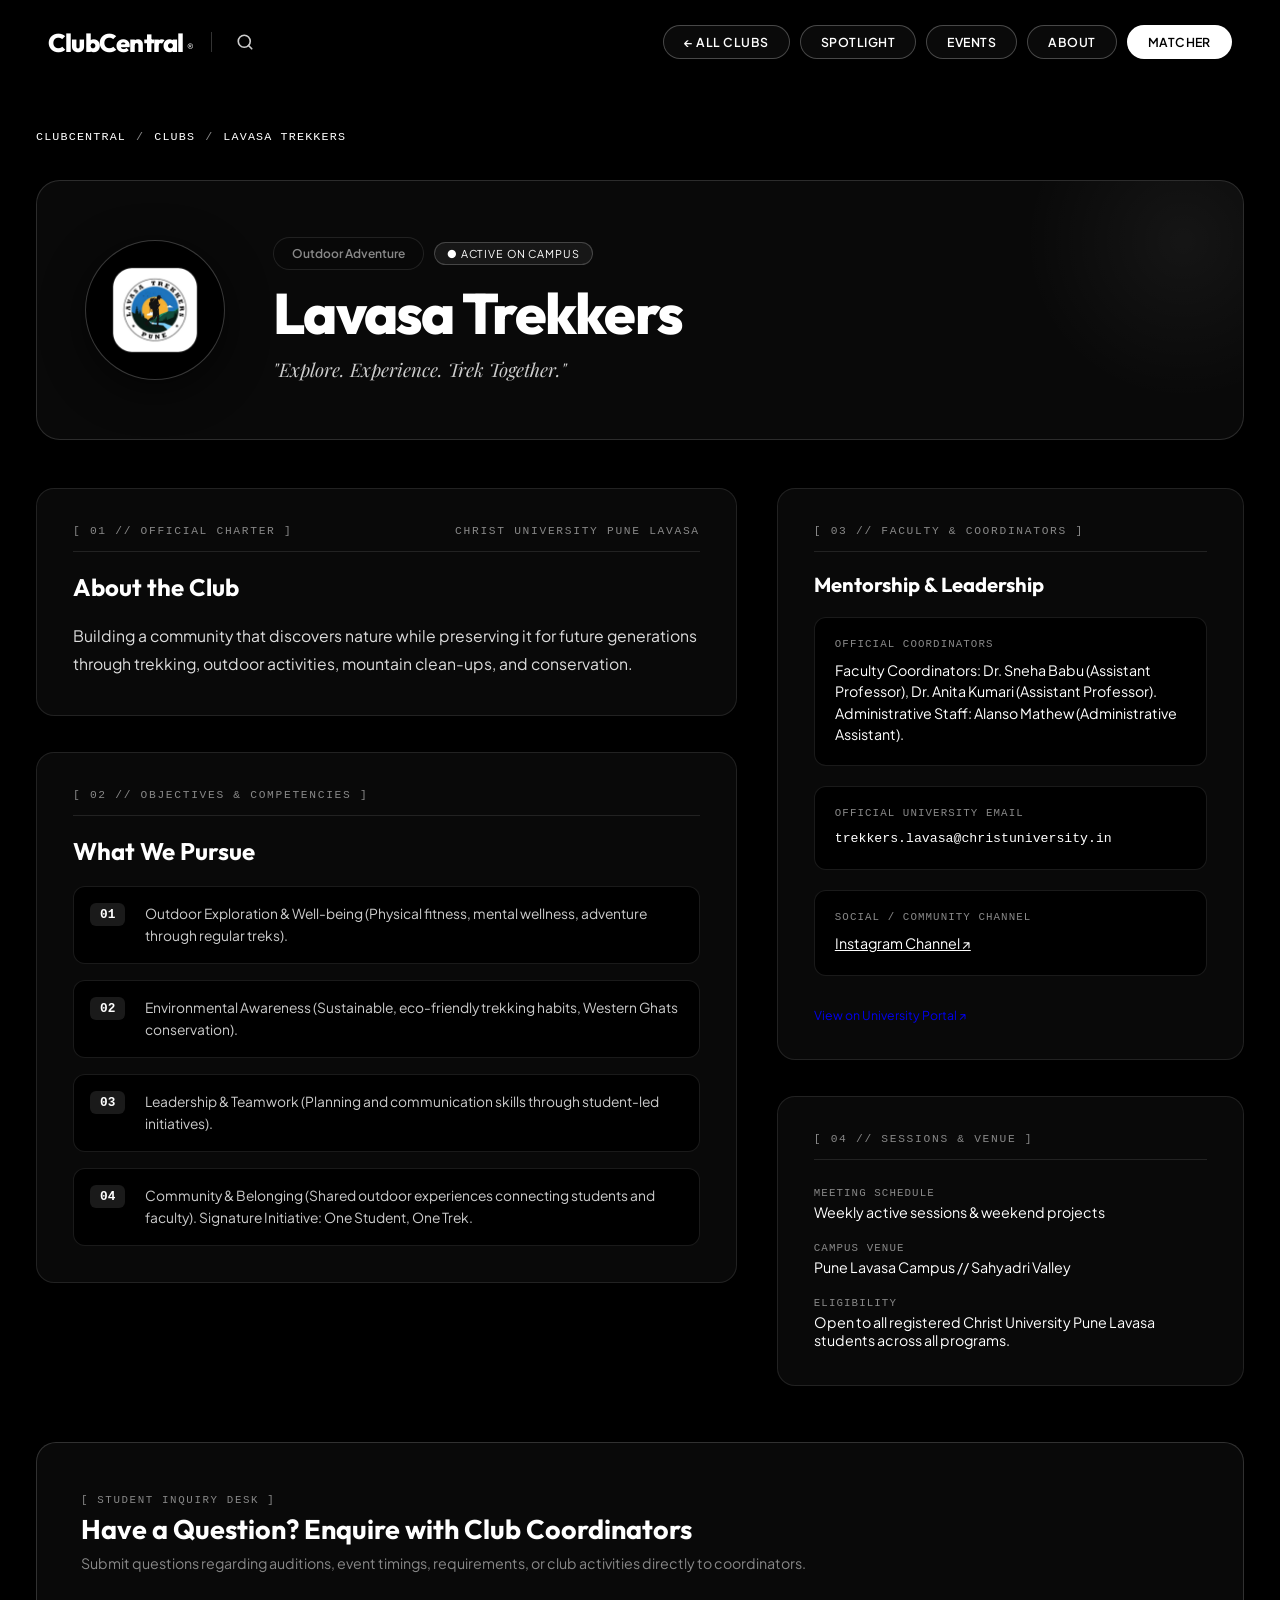
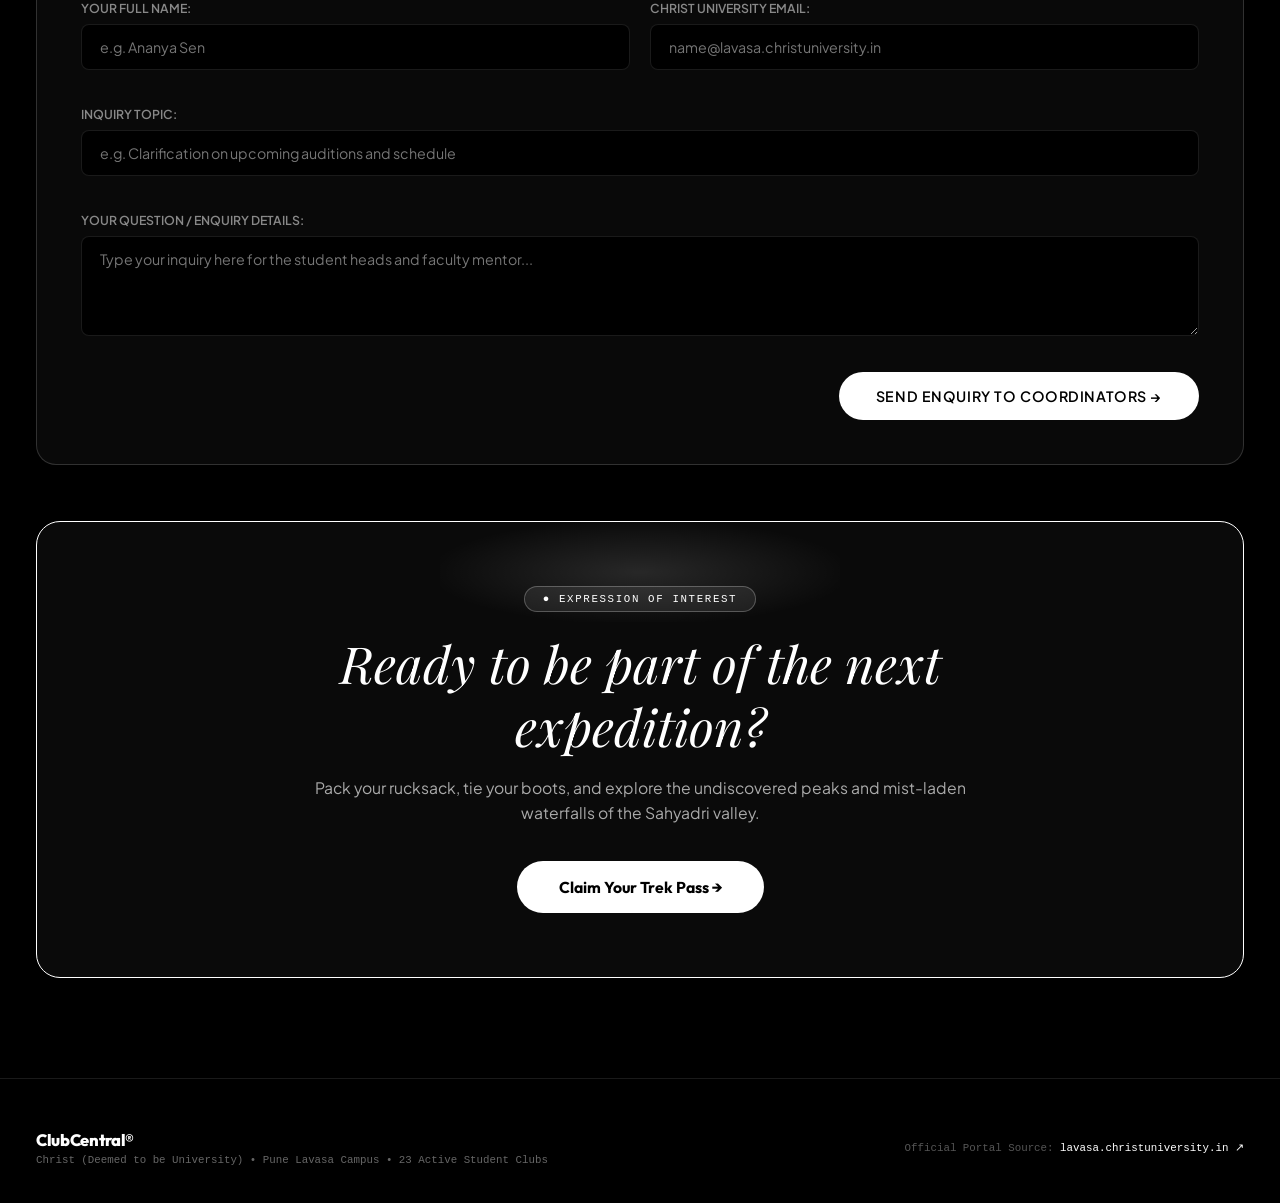
<file: club.html>
<!DOCTYPE html>
<html lang="en">
<head>
  <meta charset="UTF-8">
  <meta name="viewport" content="width=device-width, initial-scale=1.0, maximum-scale=1.0, user-scalable=no">
  <title>Club Profile & Enquire — ClubCentral | Christ University Pune Lavasa</title>
  <meta name="description" content="Discover detailed charter information, faculty coordinators, objectives, and submit your expression of interest to join clubs at Christ (Deemed to be University), Pune Lavasa Campus.">

  <!-- Google Fonts: Luxury Editorial & Modern Swiss -->
  <link rel="preconnect" href="https://fonts.googleapis.com">
  <link rel="preconnect" href="https://fonts.gstatic.com" crossorigin>
  <link href="https://fonts.googleapis.com/css2?family=Playfair+Display:ital,wght@1,400;1,600;1,700&family=Outfit:wght@400;500;600;700;800;900&family=Plus+Jakarta+Sans:wght@300;400;500;600;700&display=swap" rel="stylesheet">

  <!-- Floema Stylesheet -->
  <link rel="stylesheet" href="css/floema.css">

  <!-- Favicon -->
  <link rel="icon" type="image/svg+xml" href="data:image/svg+xml,<svg xmlns='http://www.w3.org/2000/svg' viewBox='0 0 100 100'><circle cx='50' cy='50' r='48' fill='%23000000' stroke='%23ffffff' stroke-width='4'/><polygon points='50,15 54,32 72,32 58,43 63,60 50,49 37,60 42,43 28,32 46,32' fill='%23ffffff'/></svg>">
</head>
<body>

  <!-- ==========================================================================
       FLOEMA-STYLE TOP NAVIGATION (Ultra-clean Capsule Pills)
       ========================================================================== -->
  <header class="floema-header" id="navbar">
    <div class="floema-header-inner">
      <!-- Left: Floema Brand Mark + Divider + Search -->
      <div class="floema-brand-group">
        <a href="index.html" class="floema-brand-wordmark" aria-label="ClubCentral Home">
          <span>ClubCentral</span>
          <span class="reg-mark">®</span>
        </a>
        <div class="floema-brand-divider"></div>
        <a href="index.html#explore" class="floema-search-trigger" aria-label="Search clubs" title="Search all 23 clubs">
          <svg width="18" height="18" viewBox="0 0 24 24" fill="none" stroke="currentColor" stroke-width="2.2" stroke-linecap="round" stroke-linejoin="round">
            <circle cx="11" cy="11" r="8"></circle>
            <line x1="21" y1="21" x2="16.65" y2="16.65"></line>
          </svg>
        </a>
      </div>

      <!-- Right: Capsule Pills -->
      <nav aria-label="Club navigation">
        <ul class="floema-nav-pills">
          <li><a href="index.html#explore" class="floema-pill-btn">← ALL CLUBS</a></li>
          <li><a href="index.html#spotlight-pinned-section" class="floema-pill-btn">SPOTLIGHT</a></li>
          <li><a href="index.html#events" class="floema-pill-btn">EVENTS</a></li>
          <li><a href="index.html#about" class="floema-pill-btn">ABOUT</a></li>
          <li>
            <button type="button" class="floema-pill-btn active" id="find-community-btn" title="Launch Community Matcher">
              MATCHER
            </button>
          </li>
        </ul>
      </nav>
    </div>
  </header>

  <main>
    <div class="club-profile-container">
      <!-- Breadcrumb -->
      <div class="club-breadcrumb">
        <a href="index.html">CLUBCENTRAL</a>
        <span>/</span>
        <a href="index.html#explore">CLUBS</a>
        <span>/</span>
        <span id="breadcrumb-club-name" style="color: #ffffff;">LAVASA TREKKERS</span>
      </div>

      <!-- Hero Card -->
      <section class="club-hero-card">
        <div class="club-hero-logo-box">
          <img id="club-detail-logo" src="assets/logos/2.png" alt="Club Logo">
        </div>
        <div class="club-hero-meta">
          <div class="club-hero-tags">
            <span class="category-pill" id="club-detail-category">Outdoor Adventure</span>
            <span class="badge-pill" style="font-size: 0.72rem; letter-spacing: 0.08em; text-transform: uppercase; padding: 4px 12px; background: rgba(255,255,255,0.06); border: 1px solid rgba(255,255,255,0.2); border-radius: 9999px; color: #fff;">
              ● ACTIVE ON CAMPUS
            </span>
          </div>
          <h1 class="club-hero-title" id="club-detail-title">Lavasa Trekkers</h1>
          <p class="club-hero-slogan" id="club-detail-slogan">"Explore. Experience. Trek Together."</p>
        </div>
      </section>

      <!-- Content Grid: 2 Columns -->
      <div class="club-content-grid">
        <!-- Left Column: Official About & Objectives -->
        <div style="display: flex; flex-direction: column; gap: 36px;">
          <!-- About the Club Card -->
          <div class="club-card-block">
            <div class="club-block-header">
              <span>[ 01 // OFFICIAL CHARTER ]</span>
              <span style="margin-left: auto;">CHRIST UNIVERSITY PUNE LAVASA</span>
            </div>
            <h2 style="font-family: var(--font-heading); font-size: 1.6rem; color: #ffffff;">About the Club</h2>
            <p class="club-narrative-text" id="club-detail-about">
              Loading official charter details...
            </p>
          </div>

          <!-- Objectives & Competencies -->
          <div class="club-card-block">
            <div class="club-block-header">
              <span>[ 02 // OBJECTIVES & COMPETENCIES ]</span>
            </div>
            <h2 style="font-family: var(--font-heading); font-size: 1.6rem; color: #ffffff;">What We Pursue</h2>
            <div class="objectives-flow" id="club-detail-objectives">
              <!-- Dynamically populated -->
            </div>
          </div>
        </div>

        <!-- Right Column: Mentors, Contact, and Schedule -->
        <div style="display: flex; flex-direction: column; gap: 36px;">
          <!-- Coordinators & Leadership -->
          <div class="club-card-block">
            <div class="club-block-header">
              <span>[ 03 // FACULTY & COORDINATORS ]</span>
            </div>
            <h3 style="font-family: var(--font-heading); font-size: 1.35rem; color: #ffffff;">Mentorship & Leadership</h3>
            <div class="mentors-box">
              <span class="mentor-title">Official Coordinators</span>
              <p class="mentor-text" id="club-detail-team">Loading leadership...</p>
            </div>
            <div class="mentors-box">
              <span class="mentor-title">Official University Email</span>
              <p class="mentor-text" id="club-detail-email" style="font-family: var(--font-mono); font-size: 0.88rem;">
                mail.lavasa@christuniversity.in
              </p>
            </div>
            <div class="mentors-box" id="instagram-box" style="display:none;">
              <span class="mentor-title">Social / Community Channel</span>
              <p class="mentor-text">
                <a id="club-detail-instagram" href="#" target="_blank" rel="noopener noreferrer" style="color: #ffffff; text-decoration: underline;">
                  Instagram Channel ↗
                </a>
              </p>
            </div>
            <div style="margin-top: 8px;">
              <a id="club-detail-portal-link" href="https://lavasa.christuniversity.in/center/C/clubslavasa" target="_blank" rel="noopener noreferrer" class="btn-ghost" style="font-size: 0.82rem; width: 100%; justify-content: center; text-decoration: none;">
                View on University Portal ↗
              </a>
            </div>
          </div>

          <!-- Meeting Information -->
          <div class="club-card-block">
            <div class="club-block-header">
              <span>[ 04 // SESSIONS & VENUE ]</span>
            </div>
            <div style="display: flex; flex-direction: column; gap: 14px;">
              <div>
                <span class="mentor-title">Meeting Schedule</span>
                <p style="font-size: 0.95rem; color: #ffffff; margin-top: 4px;">Weekly active sessions &amp; weekend projects</p>
              </div>
              <div>
                <span class="mentor-title">Campus Venue</span>
                <p style="font-size: 0.95rem; color: #ffffff; margin-top: 4px;">Pune Lavasa Campus // Sahyadri Valley</p>
              </div>
              <div>
                <span class="mentor-title">Eligibility</span>
                <p style="font-size: 0.95rem; color: #ffffff; margin-top: 4px;">Open to all registered Christ University Pune Lavasa students across all programs.</p>
              </div>
            </div>
          </div>
        </div>
      </div>

      <!-- ======================================================================
           BOTTOM SECTION 1: INTERACTIVE ENQUIRE FORM
           ====================================================================== -->
      <section class="enquire-section-wrap" id="enquire">
        <div class="enquire-section-header">
          <span style="font-family: var(--font-mono); font-size: 0.72rem; letter-spacing: 0.15em; text-transform: uppercase; color: var(--text-dim);">
            [ STUDENT INQUIRY DESK ]
          </span>
          <h3 style="margin-top: 6px;">Have a Question? Enquire with Club Coordinators</h3>
          <p>Submit questions regarding auditions, event timings, requirements, or club activities directly to coordinators.</p>
        </div>

        <form id="club-enquiry-form" style="display: grid; grid-template-columns: 1fr 1fr; gap: 20px;">
          <input type="hidden" id="enquiry-club-id" value="">
          
          <div class="form-group">
            <label for="enquiry-name" class="form-label">YOUR FULL NAME:</label>
            <input type="text" id="enquiry-name" class="form-input" placeholder="e.g. Ananya Sen" required>
          </div>

          <div class="form-group">
            <label for="enquiry-email" class="form-label">CHRIST UNIVERSITY EMAIL:</label>
            <input type="email" id="enquiry-email" class="form-input" placeholder="name@lavasa.christuniversity.in" required>
          </div>

          <div class="form-group" style="grid-column: span 2;">
            <label for="enquiry-subject" class="form-label">INQUIRY TOPIC:</label>
            <input type="text" id="enquiry-subject" class="form-input" placeholder="e.g. Clarification on upcoming auditions and schedule" required>
          </div>

          <div class="form-group" style="grid-column: span 2;">
            <label for="enquiry-message" class="form-label">YOUR QUESTION / ENQUIRY DETAILS:</label>
            <textarea id="enquiry-message" class="form-textarea" rows="4" placeholder="Type your inquiry here for the student heads and faculty mentor..." required></textarea>
          </div>

          <div style="grid-column: span 2; display: flex; justify-content: flex-end;">
            <button type="submit" class="floema-pill-btn active" style="padding: 14px 36px; font-size: 0.95rem; cursor: pointer;">
              Send Enquiry to Coordinators →
            </button>
          </div>
        </form>
      </section>

      <!-- ======================================================================
           BOTTOM SECTION 2: BESPOKE CREATIVE JOIN NOW CALLOUT
           ====================================================================== -->
      <section class="creative-join-section" id="join-now">
        <div class="creative-join-badge">
          <span>● EXPRESSION OF INTEREST</span>
        </div>
        <h2 class="creative-join-title" id="creative-join-headline">
          Ready to be part of the next expedition?
        </h2>
        <p class="creative-join-subtitle" id="creative-join-subline">
          Pack your rucksack, tie your boots, and explore the undiscovered peaks and mist-laden waterfalls of the Sahyadri valley.
        </p>
        <button type="button" class="creative-join-btn" id="creative-join-btn">
          <span id="creative-join-btn-label">Claim Your Trek Pass →</span>
        </button>
      </section>
    </div>
  </main>

  <!-- ==========================================================================
       SITE FOOTER
       ========================================================================== -->
  <footer style="background: #000000; border-top: 1px solid var(--border-subtle); padding: 50px 36px 30px; position: relative; z-index: 2;">
    <div style="max-width: 1320px; margin: 0 auto; display: flex; justify-content: space-between; align-items: center; flex-wrap: wrap; gap: 20px;">
      <div>
        <span style="font-family: var(--font-heading); font-size: 1.1rem; font-weight: 800; color: #ffffff; letter-spacing: -0.02em;">ClubCentral®</span>
        <p style="font-family: var(--font-mono); font-size: 0.72rem; color: #666666; margin-top: 4px;">
          Christ (Deemed to be University) • Pune Lavasa Campus • 23 Active Student Clubs
        </p>
      </div>
      <div style="font-family: var(--font-mono); font-size: 0.72rem; color: #555555;">
        Official Portal Source: <a href="https://lavasa.christuniversity.in/center/C/clubslavasa" target="_blank" rel="noopener noreferrer" style="color: #ffffff; text-decoration: none;">lavasa.christuniversity.in ↗</a>
      </div>
    </div>
  </footer>

  <!-- ==========================================================================
       MODALS: APPLICATION, COMMUNITY MATCHER, MY APPS
       ========================================================================== -->
  <!-- Club Application Form Modal -->
  <div class="modal-overlay" id="apply-modal" role="dialog" aria-modal="true" aria-labelledby="apply-modal-title">
    <div class="modal-dialog">
      <button type="button" class="modal-close-btn" aria-label="Close dialog">&times;</button>
      <div class="modal-header-hero">
        <h2 id="apply-modal-title" style="font-family: var(--font-heading); font-size: 1.5rem; color: #ffffff;">Club Application Portal</h2>
        <p style="font-size: 0.85rem; color: #888888; margin-top: 4px;">Submit expression of interest to Christ University club coordinators.</p>
      </div>

      <div class="modal-body">
        <form id="club-application-form">
          <div class="form-group">
            <label for="apply-club-select" class="form-label">SELECT CLUB:</label>
            <select id="apply-club-select" class="form-select" required></select>
          </div>

          <div style="display: grid; grid-template-columns: 1fr 1fr; gap: 14px;">
            <div class="form-group">
              <label for="applicant-name" class="form-label">FULL NAME:</label>
              <input type="text" id="applicant-name" class="form-input" placeholder="e.g. Aarav Sharma" required>
            </div>
            <div class="form-group">
              <label for="applicant-reg" class="form-label">STUDENT REGISTER NUMBER:</label>
              <input type="text" id="applicant-reg" class="form-input" placeholder="e.g. 23112045" required>
            </div>
          </div>

          <div class="form-group">
            <label for="applicant-email" class="form-label">CHRIST UNIVERSITY EMAIL:</label>
            <input type="email" id="applicant-email" class="form-input" placeholder="name@lavasa.christuniversity.in" required>
          </div>

          <div style="display: grid; grid-template-columns: 1.2fr 0.8fr; gap: 14px;">
            <div class="form-group">
              <label for="applicant-program" class="form-label">DEGREE PROGRAM:</label>
              <select id="applicant-program" class="form-select" required>
                <option value="B.Sc Data Science">B.Sc Data Science</option>
                <option value="B.Sc Economics & Analytics">B.Sc Economics &amp; Analytics</option>
                <option value="BBA / BBA Analytics">BBA / BBA Analytics</option>
                <option value="B.Com Financial Analytics">B.Com Financial Analytics</option>
                <option value="BA-LL.B / BBA-LL.B">BA-LL.B / BBA-LL.B</option>
                <option value="MBA Analytics">MBA Analytics</option>
                <option value="M.Sc Data Science">M.Sc Data Science</option>
                <option value="Other Department">Other Department</option>
              </select>
            </div>
            <div class="form-group">
              <label for="applicant-year" class="form-label">YEAR OF STUDY:</label>
              <select id="applicant-year" class="form-select" required>
                <option value="1st Year">1st Year</option>
                <option value="2nd Year">2nd Year</option>
                <option value="3rd Year">3rd Year</option>
                <option value="4th Year">4th Year</option>
                <option value="Postgraduate">Postgraduate</option>
              </select>
            </div>
          </div>

          <div class="form-group">
            <label for="applicant-statement" class="form-label">STATEMENT OF INTEREST:</label>
            <textarea id="applicant-statement" class="form-textarea" placeholder="Why do you wish to join this club? What skills do you bring?" required></textarea>
          </div>

          <button type="submit" class="floema-pill-btn active" style="width: 100%; justify-content: center; padding: 14px; font-size: 0.95rem; margin-top: 8px; cursor: pointer;">
            <span>Submit Application to Coordinators</span>
          </button>
        </form>
      </div>
    </div>
  </div>

  <!-- "Find Your Community" Interactive Matcher Quiz -->
  <div class="modal-overlay" id="community-modal" role="dialog" aria-modal="true" aria-labelledby="community-modal-title">
    <div class="modal-dialog">
      <button type="button" class="modal-close-btn" aria-label="Close dialog">&times;</button>
      <div class="modal-header-hero">
        <span style="font-family: var(--font-mono); font-size: 0.72rem; letter-spacing: 0.15em; text-transform: uppercase; color: var(--text-dim);">INTERACTIVE MATCHING ENGINE</span>
        <h2 id="community-modal-title" style="font-family: var(--font-heading); font-size: 1.5rem; color: #ffffff; margin-top: 6px;">Find Your Community in 3 Clicks</h2>
      </div>

      <div class="modal-body">
        <div id="matcher-step-1">
          <h3 style="font-size: 1rem; color: #ffffff; margin-bottom: 12px;">Step 1: What kind of activities excite you the most?</h3>
          <div style="display: grid; grid-template-columns: 1fr; gap: 8px;">
            <button type="button" class="floema-pill-btn quiz-option-interest" data-interest="outdoor" style="justify-content: flex-start; text-align: left; padding: 14px 18px; border-radius: 12px; width: 100%;">
              🏔️ <strong>Outdoor, Trails &amp; Nature Exploration</strong> (Hikes, birdwatching, environmental conservation)
            </button>
            <button type="button" class="floema-pill-btn quiz-option-interest" data-interest="arts" style="justify-content: flex-start; text-align: left; padding: 14px 18px; border-radius: 12px; width: 100%;">
              🎨 <strong>Creative Arts, Cinema &amp; Music</strong> (Photography, dance, film analysis, band jam sessions)
            </button>
            <button type="button" class="floema-pill-btn quiz-option-interest" data-interest="gaming" style="justify-content: flex-start; text-align: left; padding: 14px 18px; border-radius: 12px; width: 100%;">
              🎮 <strong>Gaming, Esports &amp; Anime Culture</strong> (Competitive leagues, game nights, cosplay, tournaments)
            </button>
            <button type="button" class="floema-pill-btn quiz-option-interest" data-interest="service" style="justify-content: flex-start; text-align: left; padding: 14px 18px; border-radius: 12px; width: 100%;">
              🤝 <strong>Community Service &amp; Well-being</strong> (Inclusivity, social work, mindfulness yoga, peer care)
            </button>
            <button type="button" class="floema-pill-btn quiz-option-interest" data-interest="academic" style="justify-content: flex-start; text-align: left; padding: 14px 18px; border-radius: 12px; width: 100%;">
              📚 <strong>Debating, Research &amp; Business</strong> (Oratory, global study admissions, economics, family business)
            </button>
          </div>
        </div>

        <div id="matcher-step-2" style="display: none;">
          <h3 style="font-size: 1rem; color: #ffffff; margin-bottom: 12px;">Step 2: What is your primary goal on campus?</h3>
          <div style="display: grid; grid-template-columns: 1fr; gap: 8px;">
            <button type="button" class="floema-pill-btn quiz-option-goal" data-goal="friends" style="justify-content: flex-start; text-align: left; padding: 14px 18px; border-radius: 12px; width: 100%;">
              🌟 <strong>Make genuine friends &amp; connect</strong> with people who share my personal passions.
            </button>
            <button type="button" class="floema-pill-btn quiz-option-goal" data-goal="skills" style="justify-content: flex-start; text-align: left; padding: 14px 18px; border-radius: 12px; width: 100%;">
              🚀 <strong>Learn hands-on skills &amp; build a portfolio</strong> (creative projects, competitions, events).
            </button>
            <button type="button" class="floema-pill-btn quiz-option-goal" data-goal="recharge" style="justify-content: flex-start; text-align: left; padding: 14px 18px; border-radius: 12px; width: 100%;">
              🌿 <strong>De-stress, recharge &amp; have fun</strong> away from academic coursework and exams.
            </button>
          </div>
        </div>

        <div id="matcher-results" style="display: none;">
          <h3 style="font-size: 1.1rem; color: #ffffff; margin-bottom: 4px;">Your Recommended Clubs:</h3>
          <p style="font-size: 0.85rem; color: #888888; margin-bottom: 14px;">Based on your choices, these student organizations are your ideal match:</p>
          <div id="matcher-recommendations" style="display: flex; flex-direction: column; gap: 10px;"></div>
          <button type="button" class="floema-pill-btn" id="matcher-restart-btn" style="margin-top: 12px;">
            ↺ Retake quiz
          </button>
        </div>
      </div>
    </div>
  </div>

  <!-- My Applications Modal -->
  <div class="modal-overlay" id="my-apps-modal" role="dialog" aria-modal="true" aria-labelledby="my-apps-modal-title">
    <div class="modal-dialog">
      <button type="button" class="modal-close-btn" aria-label="Close dialog">&times;</button>
      <div class="modal-header-hero">
        <h2 id="my-apps-modal-title" style="font-family: var(--font-heading); font-size: 1.5rem; color: #ffffff;">My Applications & Enquiries</h2>
        <p style="font-size: 0.85rem; color: #888888; margin-top: 4px;">Track submitted expressions of interest and coordinator inquiries.</p>
      </div>
      <div class="modal-body" id="my-apps-list"></div>
    </div>
  </div>

  <!-- Toast Notification -->
  <div class="toast-notification" id="toast-notification" role="status" aria-live="polite">
    <span id="toast-message">Notification</span>
  </div>

  <!-- Scripts -->
  <script src="js/data.js"></script>
  <script src="js/app.js"></script>
  <script src="js/club.js"></script>
</body>
</html>
</file>
<file: css/styles.css>
/* ==========================================================================
   ClubCentral — Christ University Pune Lavasa Campus
   Minimalist Neutral Monochrome Design System (Inspired by edolus.com)
   Full Pitch-Black (#000000) Backgrounds & Precision Architectural Layout
   ========================================================================== */

:root {
  /* Absolute Pitch-Black Void & Neutral Scale */
  --bg-void: #000000;
  --bg-surface: #050505;
  --bg-card: rgba(8, 8, 8, 0.75);
  --bg-card-hover: rgba(15, 15, 15, 0.95);
  --bg-input: #050505;
  --bg-modal: #040404;

  /* Hairline Borders & Reticles */
  --border-hairline: rgba(255, 255, 255, 0.1);
  --border-focus: rgba(255, 255, 255, 0.4);
  --border-active: #ffffff;
  --border-subtle: rgba(255, 255, 255, 0.05);

  /* Monochrome & Neutral Typography */
  --text-white: #ffffff;
  --text-primary: #f0f0f0;
  --text-secondary: #909090;
  --text-muted: #555555;
  --text-code: #808080;

  /* Understated Platinum / Soft Metallic Accent */
  --accent-metallic: #d8d8d8;
  --accent-glow: rgba(255, 255, 255, 0.15);

  /* Fonts */
  --font-mono: 'SF Mono', 'Fira Code', 'Roboto Mono', 'JetBrains Mono', monospace;
  --font-sans: 'Plus Jakarta Sans', system-ui, -apple-system, sans-serif;
  --font-heading: 'Outfit', -apple-system, sans-serif;

  --radius-xs: 2px;
  --radius-sm: 4px;
  --radius-md: 6px;
  --radius-full: 9999px;
}

/* Base Reset */
*, *::before, *::after {
  box-sizing: border-box;
  margin: 0;
  padding: 0;
}

html {
  background-color: var(--bg-void);
  color: var(--text-primary);
  font-family: var(--font-sans);
  overflow-x: hidden;
  font-size: 15px;
}

body {
  background-color: var(--bg-void);
  color: var(--text-primary);
  min-height: 100vh;
  position: relative;
  overflow-x: hidden;
  -webkit-font-smoothing: antialiased;
}

/* Focus States */
:focus-visible {
  outline: 1px solid var(--border-active);
  outline-offset: 2px;
}

/* Three.js Fixed Background Canvas */
#threejs-viewport {
  position: fixed;
  top: 0;
  left: 0;
  width: 100vw;
  height: 100vh;
  z-index: 0;
  pointer-events: none;
  background-color: #000000;
}

/* Hairline Grid Overlay */
.hud-grid-overlay {
  position: fixed;
  top: 0;
  left: 0;
  width: 100vw;
  height: 100vh;
  pointer-events: none;
  z-index: 1;
  background-size: 100px 100px;
  background-image: 
    linear-gradient(to right, rgba(255, 255, 255, 0.015) 1px, transparent 1px),
    linear-gradient(to bottom, rgba(255, 255, 255, 0.015) 1px, transparent 1px);
}

/* Custom Magnetic Cursor (edolus.com) */
#custom-cursor-dot {
  position: fixed;
  top: 0;
  left: 0;
  width: 5px;
  height: 5px;
  background-color: #ffffff;
  border-radius: 50%;
  pointer-events: none;
  z-index: 99999;
  transform: translate(-50%, -50%);
}

#custom-cursor-ring {
  position: fixed;
  top: 0;
  left: 0;
  width: 32px;
  height: 32px;
  border: 1px solid rgba(255, 255, 255, 0.35);
  border-radius: 50%;
  pointer-events: none;
  z-index: 99998;
  transform: translate(-50%, -50%);
  transition: width 0.25s cubic-bezier(0.16, 1, 0.3, 1), height 0.25s cubic-bezier(0.16, 1, 0.3, 1), border-color 0.25s ease;
}

#custom-cursor-ring.hovering {
  width: 52px;
  height: 52px;
  border-color: #ffffff;
  background: rgba(255, 255, 255, 0.06);
}

@media (pointer: coarse) {
  #custom-cursor-dot, #custom-cursor-ring { display: none !important; }
}

/* ==========================================================================
   TOP HEADER / HUD (Replicated directly from edolus.com architecture)
   Top-Center Docked Wordmark, Left Coordinates, Right Audio & Menu Controls
   ========================================================================== */
.site-header {
  position: fixed;
  top: 0;
  left: 0;
  right: 0;
  width: 100%;
  height: 80px;
  z-index: 100;
  pointer-events: none;
  background: transparent;
  transition: background-color 0.4s ease;
}

.site-header.scrolled {
  background: rgba(0, 0, 0, 0.85);
  backdrop-filter: blur(12px);
  -webkit-backdrop-filter: blur(12px);
  border-bottom: 1px solid var(--border-hairline);
}

.header-container {
  max-width: 1600px;
  height: 100%;
  margin: 0 auto;
  padding: 0 40px;
  display: flex;
  align-items: center;
  justify-content: space-between;
  position: relative;
}

/* Left: Telemetry & Campus Location */
.header-left {
  display: flex;
  align-items: center;
  gap: 16px;
  pointer-events: auto;
  font-family: var(--font-mono);
  font-size: 0.72rem;
  letter-spacing: 0.12em;
  color: var(--text-secondary);
  text-transform: uppercase;
}

.telemetry-status-pill {
  display: inline-flex;
  align-items: center;
  gap: 6px;
  padding: 3px 8px;
  border: 1px solid var(--border-hairline);
  border-radius: var(--radius-xs);
  color: var(--text-white);
  font-size: 0.68rem;
}

.telemetry-status-pill .status-pulse {
  width: 5px;
  height: 5px;
  background-color: #ffffff;
  border-radius: 50%;
  animation: pulseWhite 2s infinite;
}

@keyframes pulseWhite {
  0%, 100% { opacity: 1; transform: scale(1); }
  50% { opacity: 0.3; transform: scale(0.7); }
}

/* Center: Docked Wordmark (Exact edolus.com top-center positioning) */
.header-center-dock {
  position: absolute;
  left: 50%;
  top: 50%;
  transform: translate(-50%, -50%);
  pointer-events: auto;
}

.header-docked-logo {
  display: block;
  text-decoration: none;
  color: #ffffff;
  font-family: var(--font-heading);
  font-size: 1.2rem;
  font-weight: 800;
  letter-spacing: 0.18em;
  text-transform: uppercase;
  transition: opacity 0.2s ease;
}

.header-docked-logo:hover {
  opacity: 0.8;
}

/* Right: Minimalist Controls */
.header-right {
  display: flex;
  align-items: center;
  gap: 16px;
  pointer-events: auto;
}

.header-control-btn {
  background: transparent;
  border: 1px solid var(--border-hairline);
  border-radius: var(--radius-xs);
  padding: 6px 14px;
  color: var(--text-secondary);
  font-family: var(--font-mono);
  font-size: 0.72rem;
  letter-spacing: 0.1em;
  text-transform: uppercase;
  cursor: pointer;
  display: inline-flex;
  align-items: center;
  gap: 8px;
  transition: all 0.2s ease;
}

.header-control-btn:hover,
.header-control-btn.active {
  border-color: #ffffff;
  color: #ffffff;
  background: rgba(255, 255, 255, 0.05);
}

.sound-wave-bars {
  display: inline-flex;
  align-items: flex-end;
  gap: 2px;
  height: 10px;
}

.sound-wave-bars span {
  width: 1.5px;
  height: 3px;
  background-color: currentColor;
}

.sound-wave-bars.playing span:nth-child(1) { animation: wave 0.7s infinite alternate; }
.sound-wave-bars.playing span:nth-child(2) { animation: wave 0.5s infinite 0.15s alternate; }
.sound-wave-bars.playing span:nth-child(3) { animation: wave 0.8s infinite 0.3s alternate; }

@keyframes wave {
  0% { height: 2px; }
  100% { height: 10px; }
}

/* ==========================================================================
   BUTTONS (Monochrome & Minimalist)
   ========================================================================== */
.btn-primary {
  display: inline-flex;
  align-items: center;
  gap: 8px;
  padding: 10px 22px;
  background: #ffffff;
  color: #000000;
  font-family: var(--font-mono);
  font-size: 0.8rem;
  font-weight: 700;
  letter-spacing: 0.08em;
  text-transform: uppercase;
  text-decoration: none;
  border: none;
  border-radius: var(--radius-xs);
  cursor: pointer;
  transition: all 0.2s ease;
}

.btn-primary:hover {
  background: #d8d8d8;
  transform: translateY(-1px);
}

.btn-secondary {
  display: inline-flex;
  align-items: center;
  gap: 8px;
  padding: 9px 20px;
  background: transparent;
  color: #ffffff;
  font-family: var(--font-mono);
  font-size: 0.78rem;
  letter-spacing: 0.08em;
  text-transform: uppercase;
  text-decoration: none;
  border: 1px solid var(--border-hairline);
  border-radius: var(--radius-xs);
  cursor: pointer;
  transition: all 0.2s ease;
}

.btn-secondary:hover {
  border-color: #ffffff;
  background: rgba(255, 255, 255, 0.06);
}

.btn-ghost {
  display: inline-flex;
  align-items: center;
  gap: 6px;
  padding: 6px 12px;
  background: transparent;
  color: var(--text-secondary);
  font-family: var(--font-mono);
  font-size: 0.72rem;
  letter-spacing: 0.08em;
  text-transform: uppercase;
  border: none;
  cursor: pointer;
  transition: color 0.2s ease;
}

.btn-ghost:hover {
  color: #ffffff;
}

/* ==========================================================================
   FIRST LANDING PAGE: EMPTY DARK STAGE WITH 3D CREST
   ========================================================================== */
.hero-stage {
  position: relative;
  min-height: 100vh;
  width: 100%;
  display: flex;
  flex-direction: column;
  justify-content: center;
  align-items: center;
  padding: 120px 24px 60px;
  text-align: center;
  z-index: 2;
  background-color: transparent;
}

.hero-crest-stage-placeholder {
  width: 220px;
  height: 220px;
  margin: 0 auto 24px;
  pointer-events: none;
}

.hero-telemetry-badge {
  display: inline-flex;
  align-items: center;
  gap: 8px;
  font-family: var(--font-mono);
  font-size: 0.72rem;
  letter-spacing: 0.16em;
  text-transform: uppercase;
  color: var(--text-secondary);
  border: 1px solid var(--border-hairline);
  padding: 5px 14px;
  border-radius: var(--radius-xs);
  margin-bottom: 24px;
}

.hero-main-title {
  font-family: var(--font-heading);
  font-size: clamp(2.6rem, 6vw, 4.6rem);
  font-weight: 800;
  letter-spacing: -0.02em;
  line-height: 1.1;
  color: #ffffff;
  margin-bottom: 20px;
  max-width: 900px;
}

.hero-description {
  font-size: clamp(0.95rem, 1.8vw, 1.15rem);
  color: var(--text-secondary);
  max-width: 660px;
  margin: 0 auto 36px;
  line-height: 1.6;
}

.hero-cta-group {
  display: flex;
  align-items: center;
  justify-content: center;
  gap: 16px;
  flex-wrap: wrap;
  margin-bottom: 48px;
}

.speed-controls-bar {
  display: inline-flex;
  align-items: center;
  gap: 6px;
  background: #000000;
  border: 1px solid var(--border-hairline);
  border-radius: var(--radius-xs);
  padding: 4px 10px;
  font-family: var(--font-mono);
  font-size: 0.68rem;
  color: var(--text-muted);
  margin-bottom: 30px;
}

.speed-btn {
  background: transparent;
  border: none;
  color: var(--text-secondary);
  font-family: var(--font-mono);
  font-size: 0.68rem;
  padding: 2px 8px;
  cursor: pointer;
  border-radius: 1px;
  transition: all 0.2s ease;
}

.speed-btn:hover,
.speed-btn.active {
  color: #ffffff;
  background: rgba(255, 255, 255, 0.12);
}

.hero-scroll-prompt {
  display: flex;
  flex-direction: column;
  align-items: center;
  gap: 10px;
  text-decoration: none;
  color: var(--text-secondary);
  font-family: var(--font-mono);
  font-size: 0.72rem;
  letter-spacing: 0.14em;
  text-transform: uppercase;
  transition: color 0.2s ease;
}

.hero-scroll-prompt:hover {
  color: #ffffff;
}

.scroll-line-indicator {
  width: 1px;
  height: 36px;
  background: linear-gradient(to bottom, #ffffff, transparent);
  animation: scrollLine 2s infinite ease-in-out;
}

@keyframes scrollLine {
  0% { transform: scaleY(0); transform-origin: top; }
  50% { transform: scaleY(1); transform-origin: top; }
  50.1% { transform-origin: bottom; }
  100% { transform: scaleY(0); transform-origin: bottom; }
}

/* ==========================================================================
   CROSSHAIR RETICLES ON CONTAINERS (edolus.com Signature)
   ========================================================================== */
.edolus-container {
  position: relative;
  background: var(--bg-surface);
  border: 1px solid var(--border-hairline);
  border-radius: var(--radius-xs);
}

.edolus-container::before {
  content: '+';
  position: absolute;
  top: -8px;
  left: -8px;
  color: rgba(255, 255, 255, 0.5);
  font-family: var(--font-mono);
  font-size: 0.85rem;
  line-height: 1;
  pointer-events: none;
}

.edolus-container::after {
  content: '+';
  position: absolute;
  bottom: -8px;
  right: -8px;
  color: rgba(255, 255, 255, 0.5);
  font-family: var(--font-mono);
  font-size: 0.85rem;
  line-height: 1;
  pointer-events: none;
}

/* Section Wrapper */
.section-wrapper {
  max-width: 1440px;
  margin: 0 auto;
  padding: 100px 36px;
  position: relative;
  z-index: 2;
  background-color: #000000;
}

.section-header {
  text-align: center;
  max-width: 760px;
  margin: 0 auto 50px;
}

.section-telemetry-tag {
  display: inline-flex;
  align-items: center;
  gap: 6px;
  font-family: var(--font-mono);
  font-size: 0.7rem;
  letter-spacing: 0.14em;
  text-transform: uppercase;
  color: var(--text-secondary);
  border: 1px solid var(--border-hairline);
  padding: 4px 10px;
  border-radius: var(--radius-xs);
  margin-bottom: 14px;
}

.section-title {
  font-family: var(--font-heading);
  font-size: clamp(2rem, 3.8vw, 2.7rem);
  font-weight: 700;
  color: #ffffff;
  margin-bottom: 10px;
  letter-spacing: -0.02em;
}

.section-subtitle {
  font-size: 1rem;
  color: var(--text-secondary);
  line-height: 1.6;
}

/* ==========================================================================
   PINNED SHOWCASE DECK
   ========================================================================== */
#spotlight-pinned-section {
  position: relative;
  width: 100%;
  overflow: hidden;
  z-index: 2;
  background-color: #000000;
}

.deck-container {
  display: flex;
  width: 400%;
  will-change: transform;
}

.deck-slide {
  width: 100vw;
  min-height: 75vh;
  display: flex;
  align-items: center;
  justify-content: center;
  padding: 40px;
  box-sizing: border-box;
}

.deck-card {
  max-width: 880px;
  width: 100%;
  background: #040404;
  border: 1px solid var(--border-hairline);
  padding: 48px;
  display: grid;
  grid-template-columns: 180px 1fr;
  gap: 40px;
  align-items: center;
}

.deck-card-logo {
  width: 150px;
  height: 150px;
  object-fit: contain;
  background: #080808;
  border: 1px solid var(--border-hairline);
  padding: 16px;
  border-radius: var(--radius-xs);
}

.deck-meta-index {
  font-family: var(--font-mono);
  font-size: 0.75rem;
  color: var(--text-secondary);
  letter-spacing: 0.12em;
}

.deck-group-name {
  font-family: var(--font-heading);
  font-size: 2.1rem;
  font-weight: 700;
  color: #ffffff;
  margin: 6px 0 10px;
}

.deck-description {
  font-size: 1rem;
  color: var(--text-secondary);
  line-height: 1.6;
}

/* ==========================================================================
   CATEGORY CHIPS (Monochrome Minimalist)
   ========================================================================== */
.categories-container {
  display: flex;
  flex-wrap: wrap;
  gap: 8px;
  justify-content: center;
  margin-bottom: 36px;
}

.category-chip {
  display: inline-flex;
  align-items: center;
  gap: 8px;
  padding: 7px 14px;
  background: #000000;
  border: 1px solid var(--border-hairline);
  border-radius: var(--radius-xs);
  color: var(--text-secondary);
  font-family: var(--font-mono);
  font-size: 0.75rem;
  letter-spacing: 0.06em;
  text-transform: uppercase;
  cursor: pointer;
  transition: all 0.2s ease;
}

.category-chip:hover {
  border-color: #ffffff;
  color: #ffffff;
}

.category-chip.active {
  border-color: #ffffff;
  color: #000000;
  background: #ffffff;
}

.category-chip .count {
  font-size: 0.68rem;
  padding: 1px 5px;
  background: rgba(255, 255, 255, 0.1);
  border-radius: 1px;
}

.category-chip.active .count {
  background: #000000;
  color: #ffffff;
}

/* ==========================================================================
   DIRECTORY & SPATIAL 23-CLUB GRID
   ========================================================================== */
.directory-control-panel {
  background: #040404;
  border: 1px solid var(--border-hairline);
  padding: 24px 30px;
  margin-bottom: 36px;
}

.search-bar-row {
  display: flex;
  gap: 16px;
  margin-bottom: 20px;
}

.search-input-wrapper {
  position: relative;
  flex-grow: 1;
}

.search-input {
  width: 100%;
  padding: 13px 18px 13px 44px;
  background: #000000;
  border: 1px solid var(--border-hairline);
  border-radius: var(--radius-xs);
  color: #ffffff;
  font-family: var(--font-sans);
  font-size: 0.92rem;
  outline: none;
  transition: border-color 0.2s ease;
}

.search-input:focus {
  border-color: #ffffff;
}

.search-icon {
  position: absolute;
  top: 50%;
  left: 15px;
  transform: translateY(-50%);
  color: var(--text-muted);
  pointer-events: none;
}

.clear-search-btn {
  position: absolute;
  top: 50%;
  right: 14px;
  transform: translateY(-50%);
  background: transparent;
  border: none;
  color: var(--text-secondary);
  font-size: 1.2rem;
  display: none;
  cursor: pointer;
}

.form-select {
  padding: 8px 14px;
  background: #000000;
  border: 1px solid var(--border-hairline);
  border-radius: var(--radius-xs);
  color: #ffffff;
  font-family: var(--font-mono);
  font-size: 0.78rem;
  cursor: pointer;
  outline: none;
}

.form-select:focus {
  border-color: #ffffff;
}

/* 23-Club Directory Grid */
.directory-grid {
  display: grid;
  grid-template-columns: repeat(auto-fill, minmax(360px, 1fr));
  gap: 24px;
}

.directory-card {
  background: #040404;
  border: 1px solid var(--border-hairline);
  border-radius: var(--radius-xs);
  padding: 26px;
  display: flex;
  flex-direction: column;
  position: relative;
  cursor: pointer;
  transition: border-color 0.2s ease, transform 0.2s ease;
}

.directory-card:hover {
  border-color: #ffffff;
  transform: translateY(-3px);
}

.directory-card::before {
  content: '+';
  position: absolute;
  top: 6px;
  left: 6px;
  font-family: var(--font-mono);
  font-size: 0.7rem;
  color: var(--text-muted);
}

.directory-card::after {
  content: '+';
  position: absolute;
  bottom: 6px;
  right: 6px;
  font-family: var(--font-mono);
  font-size: 0.7rem;
  color: var(--text-muted);
}

.card-top {
  display: flex;
  align-items: flex-start;
  justify-content: space-between;
  margin-bottom: 16px;
}

.card-logo-box {
  width: 52px;
  height: 52px;
  background: #080808;
  border: 1px solid var(--border-hairline);
  border-radius: var(--radius-xs);
  display: flex;
  align-items: center;
  justify-content: center;
  padding: 6px;
}

.card-logo-box img {
  width: 100%;
  height: 100%;
  object-fit: contain;
}

.card-node-index {
  font-family: var(--font-mono);
  font-size: 0.7rem;
  letter-spacing: 0.1em;
  color: var(--text-secondary);
}

.card-group-name {
  font-family: var(--font-heading);
  font-size: 1.35rem;
  font-weight: 700;
  color: #ffffff;
  margin-bottom: 4px;
}

.card-category-pill {
  font-family: var(--font-mono);
  font-size: 0.7rem;
  color: var(--text-secondary);
  letter-spacing: 0.08em;
  text-transform: uppercase;
  margin-bottom: 12px;
}

.card-description {
  font-size: 0.9rem;
  color: var(--text-secondary);
  line-height: 1.6;
  margin-bottom: 20px;
  flex-grow: 1;
}

.card-footer {
  display: flex;
  align-items: center;
  justify-content: space-between;
  padding-top: 14px;
  border-top: 1px solid var(--border-subtle);
}

.card-action-btn {
  font-family: var(--font-mono);
  font-size: 0.75rem;
  letter-spacing: 0.08em;
  color: #ffffff;
  text-transform: uppercase;
  text-decoration: none;
  background: transparent;
  border: none;
  cursor: pointer;
  display: inline-flex;
  align-items: center;
  gap: 6px;
  transition: gap 0.2s ease;
}

.card-action-btn:hover {
  gap: 10px;
}

/* ==========================================================================
   EVENTS & ABOUT
   ========================================================================== */
.event-card {
  background: #040404;
  border: 1px solid var(--border-hairline);
  padding: 24px 28px;
  display: grid;
  grid-template-columns: 130px 1fr auto;
  gap: 24px;
  align-items: center;
  margin-bottom: 16px;
}

.event-date-badge {
  text-align: center;
  background: #000000;
  border: 1px solid var(--border-hairline);
  padding: 10px;
}

.event-day {
  font-family: var(--font-heading);
  font-size: 1.8rem;
  font-weight: 800;
  color: #ffffff;
  line-height: 1;
}

.event-month {
  font-family: var(--font-mono);
  font-size: 0.72rem;
  letter-spacing: 0.1em;
  color: var(--text-secondary);
}

.about-grid {
  display: grid;
  grid-template-columns: 1.2fr 0.8fr;
  gap: 40px;
  align-items: center;
}

.about-card {
  background: #040404;
  border: 1px solid var(--border-hairline);
  padding: 32px;
}

.step-process-list {
  display: flex;
  flex-direction: column;
  gap: 18px;
  margin-top: 20px;
}

.step-item {
  display: flex;
  gap: 14px;
}

.step-number {
  width: 28px;
  height: 28px;
  border: 1px solid var(--border-hairline);
  color: #ffffff;
  font-family: var(--font-mono);
  display: flex;
  align-items: center;
  justify-content: center;
  font-weight: 700;
  font-size: 0.75rem;
  flex-shrink: 0;
}

.closing-cta-card {
  background: #030303;
  border: 1px solid var(--border-hairline);
  padding: 60px 32px;
  text-align: center;
}

/* ==========================================================================
   MODAL WINDOWS (Pitch Black & Monochrome)
   ========================================================================== */
.modal-overlay {
  position: fixed;
  top: 0;
  left: 0;
  width: 100vw;
  height: 100vh;
  background: rgba(0, 0, 0, 0.92);
  backdrop-filter: blur(12px);
  -webkit-backdrop-filter: blur(12px);
  z-index: 3000;
  display: flex;
  align-items: center;
  justify-content: center;
  padding: 24px;
  opacity: 0;
  pointer-events: none;
  transition: opacity 0.25s ease;
}

.modal-overlay.active {
  opacity: 1;
  pointer-events: auto;
}

.modal-dialog {
  background: #000000;
  border: 1px solid var(--border-hairline);
  width: 100%;
  max-width: 740px;
  max-height: 88vh;
  overflow-y: auto;
  position: relative;
  transform: translateY(16px);
  transition: transform 0.25s cubic-bezier(0.16, 1, 0.3, 1);
}

.modal-overlay.active .modal-dialog {
  transform: translateY(0);
}

.modal-close-btn {
  position: absolute;
  top: 16px;
  right: 16px;
  width: 32px;
  height: 32px;
  background: transparent;
  border: 1px solid var(--border-hairline);
  color: var(--text-secondary);
  font-size: 1.2rem;
  display: flex;
  align-items: center;
  justify-content: center;
  cursor: pointer;
  transition: all 0.2s ease;
}

.modal-close-btn:hover {
  border-color: #ffffff;
  color: #ffffff;
}

.modal-header-hero {
  padding: 28px 32px;
  border-bottom: 1px solid var(--border-hairline);
}

.modal-body {
  padding: 28px 32px;
  display: flex;
  flex-direction: column;
  gap: 22px;
}

.detail-grid {
  display: grid;
  grid-template-columns: 1fr 1fr;
  gap: 14px;
}

.detail-block {
  background: #050505;
  border: 1px solid var(--border-hairline);
  padding: 12px 16px;
}

.detail-block-title {
  font-family: var(--font-mono);
  font-size: 0.68rem;
  letter-spacing: 0.1em;
  text-transform: uppercase;
  color: var(--text-secondary);
  margin-bottom: 4px;
}

.badge-coming-soon {
  display: inline-flex;
  font-family: var(--font-mono);
  font-size: 0.68rem;
  padding: 2px 7px;
  border: 1px dashed var(--border-hairline);
  color: var(--text-muted);
}

.form-group {
  display: flex;
  flex-direction: column;
  gap: 6px;
  margin-bottom: 14px;
}

.form-label {
  font-family: var(--font-mono);
  font-size: 0.72rem;
  letter-spacing: 0.08em;
  color: var(--text-secondary);
}

.form-input, .form-textarea {
  width: 100%;
  padding: 11px 14px;
  background: #000000;
  border: 1px solid var(--border-hairline);
  border-radius: var(--radius-xs);
  color: #ffffff;
  font-family: var(--font-sans);
  font-size: 0.9rem;
  outline: none;
  transition: border-color 0.2s ease;
}

.form-input:focus, .form-textarea:focus {
  border-color: #ffffff;
}

.toast-notification {
  position: fixed;
  bottom: 24px;
  right: 24px;
  background: #000000;
  border: 1px solid #ffffff;
  padding: 14px 20px;
  color: #ffffff;
  font-family: var(--font-mono);
  font-size: 0.78rem;
  z-index: 99999;
  transform: translateY(100px);
  opacity: 0;
  transition: all 0.3s cubic-bezier(0.16, 1, 0.3, 1);
}

.toast-notification.active {
  transform: translateY(0);
  opacity: 1;
}

@media (max-width: 900px) {
  .header-left, .header-right { font-size: 0.65rem; }
  .deck-card { grid-template-columns: 1fr; }
  .about-grid { grid-template-columns: 1fr; }
  .event-card { grid-template-columns: 1fr; }
}
</file>
<file: css/edolus-loader.css>
/* ==========================================================================
   ClubCentral — edolus.com Authentic Loading Screen Stylesheet
   Pure Pitch-Black (#000000) & Minimalist Neutral Monochrome Design
   ========================================================================== */

#custom-splash-wrapper, #custom-splash-wrapper * {
  user-select: none;
  -webkit-user-select: none;
  box-sizing: border-box;
}

#custom-splash-wrapper {
  position: fixed;
  top: 0;
  left: 0;
  width: 100vw;
  height: 100vh;
  height: 100svh;
  overflow: hidden;
  z-index: 10000;
  background-color: #000000;
  font-family: 'SF Mono', 'Fira Code', 'Roboto Mono', monospace;
  color: #ffffff;
}

#custom-splash-wrapper.bands-open {
  background-color: transparent;
}

#custom-splash-wrapper::after {
  content: "";
  position: absolute;
  top: 0;
  left: 0;
  width: 100%;
  height: 100%;
  background: rgba(0, 0, 0, 0.6);
  pointer-events: none;
  opacity: 1;
  z-index: 2;
  transition: opacity 1.5s ease;
}

#custom-splash-wrapper.clicked::after {
  opacity: 0;
}

/* ==========================================================================
   BLACK BANDS (Top & Bottom)
   ========================================================================== */
#custom-band-top, #custom-band-bottom {
  position: absolute;
  left: 0;
  width: 100%;
  height: 50%;
  background-color: #000000;
  z-index: 3;
  pointer-events: none;
  will-change: transform;
  backface-visibility: hidden;
  transform: translateY(0);
}

#custom-band-top { top: 0; }
#custom-band-bottom { bottom: 0; }

#custom-splash-wrapper.bands-open #custom-band-top {
  transition: transform 1600ms cubic-bezier(0.65, 0, 0.35, 1);
  transform: translateY(-100%);
}

#custom-splash-wrapper.bands-open #custom-band-bottom {
  transition: transform 1600ms cubic-bezier(0.65, 0, 0.35, 1);
  transform: translateY(100%);
}

/* ==========================================================================
   CENTRAL LOGO (Elegant Italic Cursive "ClubCentral")
   ========================================================================== */
#custom-splash-logo {
  position: absolute;
  top: 50%;
  left: 50%;
  transform: translate(-50%, -50%) translateZ(0);
  width: auto;
  max-width: 90vw;
  z-index: 4;
  will-change: transform, opacity;
  backface-visibility: hidden;
  transition: opacity 0.8s cubic-bezier(0.65, 0, 0.35, 1), transform 0.8s cubic-bezier(0.65, 0, 0.35, 1);
  text-align: center;
  pointer-events: none;
}

.loader-cursive-brand {
  font-family: 'Playfair Display', Georgia, 'Times New Roman', serif;
  font-style: italic;
  font-weight: 500;
  font-size: clamp(3.2rem, 8vw, 6.2rem);
  color: #ffffff;
  letter-spacing: 0.02em;
  text-align: center;
  display: inline-block;
  user-select: none;
  white-space: nowrap;
  text-rendering: optimizeLegibility;
  -webkit-font-smoothing: antialiased;
  opacity: 0;
  transform: translateY(22px);
  animation: cursiveEntrance 1.1s cubic-bezier(0.16, 1, 0.3, 1) forwards 0.15s;
}

@keyframes cursiveEntrance {
  0% { opacity: 0; transform: translateY(22px) scale(0.97); }
  100% { opacity: 1; transform: translateY(0) scale(1); }
}

#custom-splash-logo.docked {
  opacity: 0;
  transform: translate(-50%, -58%) scale(0.9);
  pointer-events: none;
}

@media (max-width: 768px) {
  .loader-cursive-brand {
    font-size: clamp(2.6rem, 10vw, 4rem);
  }
}

/* ==========================================================================
   LOADING PERCENTAGE AT THE BOTTOM
   ========================================================================== */
#custom-bottom-progress-bar-wrap {
  position: absolute;
  bottom: 48px;
  left: 50%;
  transform: translateX(-50%);
  width: 320px;
  max-width: 85vw;
  display: flex;
  flex-direction: column;
  align-items: center;
  gap: 12px;
  z-index: 4;
  transition: opacity 0.6s ease, transform 0.6s ease;
}

#custom-bottom-progress-bar-wrap.hidden {
  opacity: 0;
  transform: translateX(-50%) translateY(20px);
  pointer-events: none;
}

#custom-progress-text {
  display: flex;
  align-items: center;
  justify-content: center;
  color: #ffffff;
  font-family: 'SF Mono', 'Fira Code', 'Roboto Mono', monospace;
  font-size: 1.15rem;
  font-weight: 700;
  letter-spacing: 0.12em;
}

#custom-progress-text .roll-col {
  position: relative;
  display: inline-block;
  width: 1ch;
  height: 1.35em;
  overflow: hidden;
  text-align: center;
  line-height: 1.35em;
}

#custom-progress-text .pct-sign {
  display: inline-block;
  line-height: 1.35em;
  margin-left: 0.18em;
  color: #888888;
}

#custom-progress-text .roll-num {
  position: absolute;
  left: 0;
  right: 0;
  top: 0;
  height: 1.35em;
  line-height: 1.35em;
  text-align: center;
  transition: transform 0.18s cubic-bezier(0.16, 1, 0.3, 1);
}

.custom-progress-line-track {
  width: 100%;
  height: 1.5px;
  background: rgba(255, 255, 255, 0.12);
  position: relative;
  overflow: hidden;
}

.custom-progress-line-fill {
  position: absolute;
  top: 0;
  left: 0;
  height: 100%;
  width: 0%;
  background: #ffffff;
  transition: width 0.1s linear;
}

.custom-progress-status-line {
  font-size: 0.65rem;
  letter-spacing: 0.14em;
  text-transform: uppercase;
  color: #666666;
  text-align: center;
}

/* ==========================================================================
   TITLE GROUP & CTA (edolus.com)
   ========================================================================== */
#custom-title-group {
  position: absolute;
  top: 50%;
  left: 50%;
  transform: translate(-50%, -50%);
  text-align: center;
  z-index: 4;
  opacity: 0;
  pointer-events: none;
  transition: opacity 1.2s cubic-bezier(0.16, 1, 0.3, 1), transform 1.2s cubic-bezier(0.16, 1, 0.3, 1);
  display: flex;
  flex-direction: column;
  align-items: center;
  gap: 16px;
  width: 100%;
  max-width: 900px;
  padding: 0 24px;
}

#custom-splash-wrapper.loaded #custom-title-group {
  opacity: 1;
  pointer-events: auto;
}

#custom-splash-wrapper.clicked #custom-title-group {
  opacity: 0;
  filter: blur(14px);
  transform: translate(-50%, -52%);
  transition: opacity 1.2s ease, filter 1.2s ease, transform 1.2s ease;
}

#custom-title {
  font-family: 'Outfit', sans-serif;
  font-size: clamp(2.2rem, 5.5vw, 3.8rem);
  font-weight: 800;
  letter-spacing: -0.02em;
  line-height: 1.15;
  color: #ffffff;
  white-space: pre-line;
  text-transform: uppercase;
}

#custom-subtitle {
  font-size: clamp(0.92rem, 1.6vw, 1.1rem);
  color: #888888;
  line-height: 1.6;
  max-width: 640px;
  white-space: pre-line;
}

#custom-cta-slot {
  height: 56px;
  display: flex;
  align-items: center;
  justify-content: center;
  margin-top: 14px;
}

#custom-cta {
  display: inline-flex;
  align-items: center;
  justify-content: center;
  padding: 12px 34px;
  background: #ffffff;
  color: #000000;
  font-family: 'SF Mono', monospace;
  font-size: 0.8rem;
  font-weight: 700;
  letter-spacing: 0.14em;
  text-transform: uppercase;
  border-radius: 9999px;
  cursor: pointer;
  border: none;
  transition: transform 0.2s ease, background-color 0.2s ease;
}

#custom-cta:hover {
  transform: scale(1.05);
  background: #d8d8d8;
}

#custom-cta.blink {
  animation: ctaBlink 0.3s ease infinite alternate;
}

@keyframes ctaBlink {
  0% { opacity: 1; }
  100% { opacity: 0.3; }
}

#custom-headphones {
  position: absolute;
  bottom: 40px;
  left: 50%;
  transform: translateX(-50%);
  display: flex;
  align-items: center;
  gap: 10px;
  color: #555555;
  font-family: 'SF Mono', monospace;
  font-size: 0.7rem;
  letter-spacing: 0.12em;
  text-transform: uppercase;
  z-index: 4;
  opacity: 0;
  transition: opacity 1.2s ease, filter 1.2s ease;
}

#custom-splash-wrapper.loaded #custom-headphones { opacity: 1; }
#custom-splash-wrapper.clicked #custom-headphones { opacity: 0; filter: blur(14px); }

#custom-headphones svg {
  width: 16px;
  height: 16px;
  fill: currentColor;
}
</file>
<file: css/floema.css>
/* ==========================================================================
   ClubCentral — Floema.com Luxury Monochrome Aesthetic
   Pure Pitch-Black (#000000) Backgrounds & Crisp White (#ffffff) Uniformity
   ========================================================================== */

@import url('https://fonts.googleapis.com/css2?family=Playfair+Display:ital,wght@1,400;1,600;1,700;1,900&family=Outfit:wght@400;500;600;700;800;900&family=Plus+Jakarta+Sans:wght@300;400;500;600;700&display=swap');

:root {
  --bg-black: #000000;
  --bg-dark: #070707;
  --bg-card: #0c0c0c;
  --bg-card-hover: #141414;
  --text-white: #ffffff;
  --text-offwhite: #f0f0f0;
  --text-dim: #888888;
  --text-muted: #444444;
  --border-pill: rgba(255, 255, 255, 0.25);
  --border-subtle: rgba(255, 255, 255, 0.1);
  --border-white: #ffffff;

  --font-serif-italic: 'Playfair Display', Georgia, serif;
  --font-heading: 'Outfit', -apple-system, BlinkMacSystemFont, sans-serif;
  --font-sans: 'Plus Jakarta Sans', system-ui, sans-serif;
  --font-mono: 'SF Mono', 'Roboto Mono', monospace;
}

*, *::before, *::after {
  box-sizing: border-box;
  margin: 0;
  padding: 0;
}

html {
  background-color: var(--bg-black);
  color: var(--text-white);
  font-family: var(--font-sans);
  overflow-x: hidden;
  font-size: 15px;
  scroll-behavior: smooth;
}

body {
  background-color: var(--bg-black);
  color: var(--text-white);
  min-height: 100vh;
  overflow-x: hidden;
  -webkit-font-smoothing: antialiased;
}

/* ==========================================================================
   1. LOADING SCREEN (Pure Black with Elegant Italic Cursive "ClubCentral")
   ========================================================================== */
#floema-loader {
  position: fixed;
  top: 0;
  left: 0;
  width: 100vw;
  height: 100vh;
  background-color: #000000;
  z-index: 10000;
  display: flex;
  flex-direction: column;
  justify-content: center;
  align-items: center;
  transition: opacity 1s cubic-bezier(0.16, 1, 0.3, 1), visibility 1s ease;
}

#floema-loader.hidden {
  opacity: 0;
  visibility: hidden;
  pointer-events: none;
}

.loader-cursive-brand {
  font-family: var(--font-serif-italic);
  font-style: italic;
  font-size: clamp(3.2rem, 8vw, 6.5rem);
  font-weight: 400;
  color: #ffffff;
  letter-spacing: 0.02em;
  text-align: center;
  margin-bottom: 8px;
  opacity: 0;
  transform: translateY(20px);
  animation: cursiveEntrance 1.2s cubic-bezier(0.16, 1, 0.3, 1) forwards 0.2s;
}

.loader-sub-tag {
  font-family: var(--font-sans);
  font-size: 0.78rem;
  font-weight: 500;
  letter-spacing: 0.2em;
  text-transform: uppercase;
  color: var(--text-dim);
  opacity: 0;
  animation: fadeIn 1s ease forwards 0.6s;
}

@keyframes cursiveEntrance {
  0% { opacity: 0; transform: translateY(24px) scale(0.97); }
  100% { opacity: 1; transform: translateY(0) scale(1); }
}

@keyframes fadeIn {
  0% { opacity: 0; }
  100% { opacity: 1; }
}

/* Loading Percentage at the Bottom (Numbers only, NO progress bar) */
.loader-percentage {
  position: absolute;
  bottom: 48px;
  left: 50%;
  transform: translateX(-50%);
  font-family: var(--font-mono);
  font-size: 1.15rem;
  font-weight: 500;
  letter-spacing: 0.15em;
  color: #ffffff;
  user-select: none;
}

/* ==========================================================================
   2. FLOEMA-STYLE TOP NAVIGATION (Ultra-clean Capsule Pills)
   ========================================================================== */
.floema-header {
  position: fixed;
  top: 0;
  left: 0;
  width: 100%;
  height: 84px;
  z-index: 1000;
  background: transparent;
  display: flex;
  align-items: center;
  padding: 0 48px;
  transition: background-color 0.3s ease, border-bottom 0.3s ease;
}

.floema-header.scrolled {
  background: rgba(0, 0, 0, 0.88);
  backdrop-filter: blur(14px);
  -webkit-backdrop-filter: blur(14px);
  border-bottom: 1px solid var(--border-subtle);
}

.floema-header-inner {
  width: 100%;
  max-width: 1720px;
  margin: 0 auto;
  display: flex;
  align-items: center;
  justify-content: space-between;
}

/* Brand Wordmark (Floema Style: Bold modern brand + divider + search) */
.floema-brand-group {
  display: flex;
  align-items: center;
  gap: 18px;
  text-decoration: none;
}

.floema-brand-wordmark {
  font-family: var(--font-heading);
  font-size: 1.7rem;
  font-weight: 800;
  letter-spacing: -0.03em;
  color: #ffffff;
  text-decoration: none;
  display: flex;
  align-items: baseline;
  gap: 3px;
}

.floema-brand-wordmark .reg-mark {
  font-size: 0.8rem;
  font-weight: 600;
}

.floema-brand-divider {
  width: 1px;
  height: 20px;
  background-color: rgba(255, 255, 255, 0.2);
}

.floema-search-trigger {
  background: transparent;
  border: none;
  color: #ffffff;
  cursor: pointer;
  display: flex;
  align-items: center;
  padding: 6px;
  opacity: 0.8;
  transition: opacity 0.2s ease, transform 0.2s ease;
}

.floema-search-trigger:hover {
  opacity: 1;
  transform: scale(1.1);
}

/* Right Navigation Capsule Pills (Exact Floema Header Design) */
.floema-nav-pills {
  display: flex;
  align-items: center;
  gap: 10px;
  list-style: none;
}

.floema-pill-btn {
  display: inline-flex;
  align-items: center;
  justify-content: center;
  padding: 8px 20px;
  background: rgba(255, 255, 255, 0.04);
  border: 1px solid var(--border-pill);
  border-radius: 9999px;
  color: #ffffff;
  text-decoration: none;
  font-family: var(--font-sans);
  font-size: 0.82rem;
  font-weight: 600;
  letter-spacing: 0.04em;
  text-transform: uppercase;
  cursor: pointer;
  backdrop-filter: blur(10px);
  transition: all 0.22s ease;
}

.floema-pill-btn:hover {
  background: #ffffff;
  color: #000000;
  border-color: #ffffff;
}

.floema-pill-btn.active {
  background: #ffffff;
  color: #000000;
}

/* ==========================================================================
   3. FLOEMA HERO LANDING (Center Headline + 3D White Logo & Floating Cards)
   ========================================================================== */
.floema-hero {
  position: relative;
  min-height: 100vh;
  width: 100%;
  display: flex;
  flex-direction: column;
  justify-content: center;
  align-items: center;
  text-align: center;
  padding: 120px 24px 60px;
  overflow: hidden;
  background-color: #000000;
  z-index: 2;
}

/* Three.js Canvas: Holds 3D Christ Logo & Scattered Floating Cards */
#floema-3d-canvas {
  position: absolute;
  top: 0;
  left: 0;
  width: 100%;
  height: 100%;
  pointer-events: none;
  z-index: 1;
}

.floema-hero-content {
  position: relative;
  z-index: 10;
  max-width: 1080px;
  margin: 0 auto;
  pointer-events: auto;
}

/* Replicating the Floema Headline: "Spaces for people, made for life." */
.floema-main-headline {
  font-family: var(--font-heading);
  font-size: clamp(2.8rem, 7vw, 5.8rem);
  font-weight: 700;
  letter-spacing: -0.03em;
  line-height: 1.1;
  color: #ffffff;
  margin-bottom: 24px;
}

.floema-sub-headline {
  font-size: clamp(1rem, 2vw, 1.25rem);
  font-weight: 400;
  color: var(--text-dim);
  max-width: 680px;
  margin: 0 auto 36px;
  line-height: 1.6;
}

.floema-hero-actions {
  display: flex;
  align-items: center;
  justify-content: center;
  gap: 16px;
  flex-wrap: wrap;
}

.floema-cta-pill {
  padding: 14px 34px;
  border-radius: 9999px;
  font-size: 0.9rem;
  font-weight: 700;
  text-transform: uppercase;
  letter-spacing: 0.06em;
  text-decoration: none;
  cursor: pointer;
  transition: all 0.25s ease;
  display: inline-flex;
  align-items: center;
  gap: 8px;
}

.floema-cta-pill.solid {
  background: #ffffff;
  color: #000000;
  border: 1px solid #ffffff;
}

.floema-cta-pill.solid:hover {
  background: #d4d4d4;
  transform: translateY(-2px);
}

.floema-cta-pill.outline {
  background: transparent;
  color: #ffffff;
  border: 1px solid var(--border-pill);
}

.floema-cta-pill.outline:hover {
  border-color: #ffffff;
  background: rgba(255, 255, 255, 0.08);
}

/* Subtle Scroll Prompt */
.floema-scroll-indicator {
  position: absolute;
  bottom: 36px;
  left: 50%;
  transform: translateX(-50%);
  display: flex;
  flex-direction: column;
  align-items: center;
  gap: 8px;
  color: var(--text-muted);
  font-family: var(--font-mono);
  font-size: 0.72rem;
  letter-spacing: 0.15em;
  text-transform: uppercase;
  text-decoration: none;
  z-index: 10;
  transition: color 0.2s ease;
}

.floema-scroll-indicator:hover {
  color: #ffffff;
}

.floema-scroll-bar {
  width: 1px;
  height: 32px;
  background: linear-gradient(to bottom, #ffffff, transparent);
  animation: scrollPulse 2s infinite ease-in-out;
}

@keyframes scrollPulse {
  0% { transform: scaleY(0); transform-origin: top; }
  50% { transform: scaleY(1); transform-origin: top; }
  50.1% { transform-origin: bottom; }
  100% { transform: scaleY(0); transform-origin: bottom; }
}

/* ==========================================================================
   4. CLUBS DISPLAY UPON SCROLLING (Product / Organization Showcase)
   ========================================================================== */
.section-wrapper {
  max-width: 1680px;
  margin: 0 auto;
  padding: 120px 48px;
  position: relative;
  z-index: 2;
  background-color: #000000;
}

.section-eyebrow {
  font-family: var(--font-mono);
  font-size: 0.75rem;
  letter-spacing: 0.18em;
  text-transform: uppercase;
  color: var(--text-dim);
  margin-bottom: 12px;
  display: block;
}

.section-heading-large {
  font-family: var(--font-heading);
  font-size: clamp(2.2rem, 4.5vw, 3.6rem);
  font-weight: 700;
  letter-spacing: -0.02em;
  color: #ffffff;
  margin-bottom: 14px;
}

.section-desc-clean {
  font-size: 1.05rem;
  color: var(--text-dim);
  max-width: 720px;
  line-height: 1.6;
}

/* Category Filters (Pill Bar) */
.floema-filter-bar {
  display: flex;
  flex-wrap: wrap;
  gap: 10px;
  margin: 40px 0;
}

.category-pill {
  padding: 8px 18px;
  border-radius: 9999px;
  background: #080808;
  border: 1px solid var(--border-subtle);
  color: var(--text-dim);
  font-size: 0.8rem;
  font-weight: 600;
  cursor: pointer;
  transition: all 0.2s ease;
  display: inline-flex;
  align-items: center;
  gap: 8px;
}

.category-pill:hover {
  border-color: #ffffff;
  color: #ffffff;
}

.category-pill.active {
  background: #ffffff;
  color: #000000;
  border-color: #ffffff;
}

.category-pill .badge-count {
  font-size: 0.7rem;
  opacity: 0.7;
}

/* Search Input */
.floema-search-box {
  width: 100%;
  max-width: 500px;
  margin-bottom: 40px;
  position: relative;
}

.floema-search-input {
  width: 100%;
  padding: 14px 20px 14px 46px;
  background: #080808;
  border: 1px solid var(--border-subtle);
  border-radius: 9999px;
  color: #ffffff;
  font-family: var(--font-sans);
  font-size: 0.92rem;
  outline: none;
  transition: border-color 0.2s ease;
}

.floema-search-input:focus {
  border-color: #ffffff;
}

.floema-search-icon-inside {
  position: absolute;
  top: 50%;
  left: 18px;
  transform: translateY(-50%);
  color: var(--text-muted);
  pointer-events: none;
}

/* ==========================================================================
   5. SPATIAL CLUBS GRID (23 Official Student Clubs)
   ========================================================================== */
.floema-clubs-grid {
  display: grid;
  grid-template-columns: repeat(auto-fill, minmax(360px, 1fr));
  gap: 32px;
}

.club-card-floema {
  background: #080808;
  border: 1px solid var(--border-subtle);
  border-radius: 12px;
  padding: 32px;
  display: flex;
  flex-direction: column;
  position: relative;
  transition: transform 0.3s cubic-bezier(0.16, 1, 0.3, 1), border-color 0.3s ease;
  cursor: pointer;
}

.club-card-floema:hover {
  border-color: rgba(255, 255, 255, 0.5);
  transform: translateY(-4px);
}

.club-card-top {
  display: flex;
  align-items: flex-start;
  justify-content: space-between;
  margin-bottom: 24px;
}

.club-logo-container {
  width: 68px;
  height: 68px;
  background: #000000;
  border: 1px solid var(--border-subtle);
  border-radius: 8px;
  display: flex;
  align-items: center;
  justify-content: center;
  padding: 8px;
}

.club-logo-container img {
  width: 100%;
  height: 100%;
  object-fit: contain;
}

.club-category-tag {
  font-family: var(--font-mono);
  font-size: 0.72rem;
  letter-spacing: 0.08em;
  text-transform: uppercase;
  color: var(--text-dim);
  padding: 4px 10px;
  border: 1px solid var(--border-subtle);
  border-radius: 9999px;
}

.club-card-name {
  font-family: var(--font-heading);
  font-size: 1.6rem;
  font-weight: 700;
  color: #ffffff;
  margin-bottom: 8px;
}

.club-card-description {
  font-size: 0.95rem;
  color: var(--text-dim);
  line-height: 1.6;
  margin-bottom: 28px;
  flex-grow: 1;
}

.club-card-footer {
  display: flex;
  align-items: center;
  justify-content: space-between;
  padding-top: 20px;
  border-top: 1px solid var(--border-subtle);
}

.club-card-action {
  font-size: 0.85rem;
  font-weight: 600;
  color: #ffffff;
  display: inline-flex;
  align-items: center;
  gap: 8px;
  background: transparent;
  border: none;
  cursor: pointer;
  transition: gap 0.2s ease;
}

.club-card-action:hover {
  gap: 12px;
}

/* ==========================================================================
   6. CAMPUS EVENTS RADAR & ABOUT SECTIONS
   ========================================================================== */
.floema-events-list {
  display: flex;
  flex-direction: column;
  gap: 18px;
  margin-top: 36px;
}

.floema-event-row {
  background: #080808;
  border: 1px solid var(--border-subtle);
  border-radius: 12px;
  padding: 28px 36px;
  display: grid;
  grid-template-columns: 140px 1fr auto;
  gap: 32px;
  align-items: center;
  transition: border-color 0.2s ease;
}

.floema-event-row:hover {
  border-color: #ffffff;
}

.event-date-cell {
  display: flex;
  flex-direction: column;
}

.event-day-number {
  font-family: var(--font-heading);
  font-size: 2.2rem;
  font-weight: 800;
  line-height: 1;
  color: #ffffff;
}

.event-month-text {
  font-family: var(--font-mono);
  font-size: 0.75rem;
  letter-spacing: 0.1em;
  text-transform: uppercase;
  color: var(--text-dim);
  margin-top: 4px;
}

/* About Section */
.floema-about-layout {
  display: grid;
  grid-template-columns: 1fr 1fr;
  gap: 64px;
  align-items: center;
}

.about-quote-box {
  background: #080808;
  border: 1px solid var(--border-subtle);
  border-radius: 12px;
  padding: 48px;
}

.about-quote-text {
  font-family: var(--font-serif-italic);
  font-style: italic;
  font-size: 1.8rem;
  line-height: 1.4;
  color: #ffffff;
  margin-bottom: 24px;
}

/* ==========================================================================
   7. MODAL SYSTEM
   ========================================================================== */
.modal-overlay {
  position: fixed;
  top: 0;
  left: 0;
  width: 100vw;
  height: 100vh;
  background: rgba(0, 0, 0, 0.94);
  backdrop-filter: blur(16px);
  -webkit-backdrop-filter: blur(16px);
  z-index: 5000;
  display: flex;
  align-items: center;
  justify-content: center;
  padding: 24px;
  opacity: 0;
  pointer-events: none;
  transition: opacity 0.25s ease;
}

.modal-overlay.active {
  opacity: 1;
  pointer-events: auto;
}

.modal-dialog {
  background: #080808;
  border: 1px solid rgba(255, 255, 255, 0.2);
  border-radius: 16px;
  width: 100%;
  max-width: 760px;
  max-height: 90vh;
  overflow-y: auto;
  position: relative;
  transform: translateY(16px);
  transition: transform 0.25s cubic-bezier(0.16, 1, 0.3, 1);
}

.modal-overlay.active .modal-dialog {
  transform: translateY(0);
}

.modal-close-btn {
  position: absolute;
  top: 24px;
  right: 24px;
  width: 36px;
  height: 36px;
  border-radius: 50%;
  background: #141414;
  border: 1px solid var(--border-subtle);
  color: #ffffff;
  font-size: 1.2rem;
  display: flex;
  align-items: center;
  justify-content: center;
  cursor: pointer;
  transition: all 0.2s ease;
}

.modal-close-btn:hover {
  background: #ffffff;
  color: #000000;
}

.modal-header-hero {
  padding: 36px 36px 28px;
  border-bottom: 1px solid var(--border-subtle);
}

.modal-body {
  padding: 36px;
  display: flex;
  flex-direction: column;
  gap: 28px;
}

.detail-grid {
  display: grid;
  grid-template-columns: 1fr 1fr;
  gap: 16px;
}

.detail-block {
  background: #000000;
  border: 1px solid var(--border-subtle);
  border-radius: 8px;
  padding: 16px 20px;
}

.detail-block-title {
  font-family: var(--font-mono);
  font-size: 0.72rem;
  letter-spacing: 0.1em;
  text-transform: uppercase;
  color: var(--text-dim);
  margin-bottom: 6px;
}

.badge-coming-soon {
  display: inline-flex;
  font-family: var(--font-mono);
  font-size: 0.72rem;
  padding: 3px 8px;
  border: 1px dashed var(--border-subtle);
  border-radius: 4px;
  color: var(--text-muted);
}

.form-group {
  display: flex;
  flex-direction: column;
  gap: 8px;
  margin-bottom: 16px;
}

.form-label {
  font-size: 0.82rem;
  font-weight: 600;
  color: var(--text-dim);
}

.form-input, .form-textarea, .form-select {
  width: 100%;
  padding: 13px 18px;
  background: #000000;
  border: 1px solid var(--border-subtle);
  border-radius: 8px;
  color: #ffffff;
  font-family: var(--font-sans);
  font-size: 0.95rem;
  outline: none;
  transition: border-color 0.2s ease;
}

.form-input:focus, .form-textarea:focus, .form-select:focus {
  border-color: #ffffff;
}

/* Toast */
.toast-notification {
  position: fixed;
  bottom: 28px;
  right: 28px;
  background: #ffffff;
  color: #000000;
  border-radius: 9999px;
  padding: 14px 28px;
  font-weight: 600;
  font-size: 0.88rem;
  z-index: 99999;
  transform: translateY(100px);
  opacity: 0;
  transition: all 0.3s cubic-bezier(0.16, 1, 0.3, 1);
  box-shadow: 0 10px 30px rgba(0, 0, 0, 0.8);
}

.toast-notification.active {
  transform: translateY(0);
  opacity: 1;
}

/* Responsive */
@media (max-width: 1024px) {
  .floema-header { padding: 0 24px; }
  .floema-about-layout { grid-template-columns: 1fr; }
  .floema-event-row { grid-template-columns: 1fr; }
  .section-wrapper { padding: 80px 24px; }
  .club-hero-card { flex-direction: column; text-align: center; }
  .club-content-grid { grid-template-columns: 1fr !important; }
}

@media (max-width: 768px) {
  .floema-nav-pills { display: none; }
  .detail-grid { grid-template-columns: 1fr; }
}

/* ==========================================================================
   8. DEDICATED CLUB PROFILE & ENQUIRY PAGE (club.html)
   ========================================================================== */
.club-profile-container {
  max-width: 1320px;
  margin: 0 auto;
  padding: 130px 36px 100px;
}

.club-breadcrumb {
  display: flex;
  align-items: center;
  gap: 10px;
  font-family: var(--font-mono);
  font-size: 0.78rem;
  letter-spacing: 0.1em;
  color: var(--text-dim);
  margin-bottom: 36px;
}

.club-breadcrumb a {
  color: #ffffff;
  text-decoration: none;
  transition: opacity 0.2s ease;
}

.club-breadcrumb a:hover {
  opacity: 0.7;
}

.club-hero-card {
  background: #090909;
  border: 1px solid rgba(255, 255, 255, 0.14);
  border-radius: 24px;
  padding: 56px 48px;
  display: flex;
  align-items: center;
  gap: 48px;
  margin-bottom: 48px;
  position: relative;
  overflow: hidden;
}

.club-hero-card::before {
  content: '';
  position: absolute;
  top: -100px;
  right: -100px;
  width: 320px;
  height: 320px;
  background: radial-gradient(circle, rgba(255, 255, 255, 0.05) 0%, transparent 70%);
  pointer-events: none;
}

.club-hero-logo-box {
  width: 140px;
  height: 140px;
  border-radius: 50%;
  background: #000000;
  border: 1.5px solid rgba(255, 255, 255, 0.22);
  display: flex;
  align-items: center;
  justify-content: center;
  padding: 20px;
  flex-shrink: 0;
  box-shadow: 0 10px 40px rgba(0, 0, 0, 0.6);
}

.club-hero-logo-box img {
  width: 100%;
  height: 100%;
  object-fit: contain;
}

.club-hero-meta {
  display: flex;
  flex-direction: column;
  gap: 12px;
}

.club-hero-tags {
  display: flex;
  align-items: center;
  gap: 10px;
  flex-wrap: wrap;
}

.club-hero-title {
  font-family: var(--font-heading);
  font-size: clamp(2.4rem, 5vw, 3.8rem);
  font-weight: 800;
  letter-spacing: -0.03em;
  color: #ffffff;
  line-height: 1.1;
}

.club-hero-slogan {
  font-family: var(--font-serif-italic);
  font-style: italic;
  font-size: 1.25rem;
  color: #cccccc;
  line-height: 1.4;
}

/* Two-column layout */
.club-content-grid {
  display: grid;
  grid-template-columns: 1.8fr 1.2fr;
  gap: 40px;
  margin-bottom: 56px;
}

.club-card-block {
  background: #090909;
  border: 1px solid var(--border-subtle);
  border-radius: 18px;
  padding: 36px;
  display: flex;
  flex-direction: column;
  gap: 20px;
}

.club-block-header {
  display: flex;
  align-items: center;
  gap: 12px;
  font-family: var(--font-mono);
  font-size: 0.75rem;
  letter-spacing: 0.15em;
  text-transform: uppercase;
  color: var(--text-dim);
  padding-bottom: 14px;
  border-bottom: 1px solid var(--border-subtle);
}

.club-narrative-text {
  font-size: 1.05rem;
  line-height: 1.8;
  color: #dddddd;
}

.objectives-flow {
  display: flex;
  flex-direction: column;
  gap: 16px;
}

.objective-item {
  display: flex;
  gap: 20px;
  align-items: flex-start;
  padding: 16px;
  background: #000000;
  border: 1px solid var(--border-subtle);
  border-radius: 12px;
}

.objective-num {
  font-family: var(--font-mono);
  font-size: 0.85rem;
  font-weight: 700;
  color: #ffffff;
  background: rgba(255, 255, 255, 0.1);
  padding: 4px 10px;
  border-radius: 6px;
}

.objective-body {
  font-size: 0.92rem;
  line-height: 1.6;
  color: #cccccc;
}

/* Coordinators & Metadata */
.mentors-box {
  background: #000000;
  border: 1px solid var(--border-subtle);
  border-radius: 12px;
  padding: 20px;
  display: flex;
  flex-direction: column;
  gap: 10px;
}

.mentor-title {
  font-family: var(--font-mono);
  font-size: 0.72rem;
  letter-spacing: 0.1em;
  color: var(--text-dim);
  text-transform: uppercase;
}

.mentor-text {
  font-size: 0.95rem;
  color: #ffffff;
  line-height: 1.5;
}

/* Enquire Section */
.enquire-section-wrap {
  background: #090909;
  border: 1px solid rgba(255, 255, 255, 0.16);
  border-radius: 20px;
  padding: 44px;
  margin-bottom: 56px;
}

.enquire-section-header {
  margin-bottom: 28px;
}

.enquire-section-header h3 {
  font-family: var(--font-heading);
  font-size: 1.8rem;
  color: #ffffff;
  margin-bottom: 8px;
}

.enquire-section-header p {
  color: var(--text-dim);
  font-size: 0.95rem;
}

/* Creative Join Now Hero Section */
.creative-join-section {
  background: #0a0a0a;
  border: 1px solid #ffffff;
  border-radius: 24px;
  padding: 64px 48px;
  text-align: center;
  position: relative;
  overflow: hidden;
  box-shadow: 0 20px 60px rgba(0, 0, 0, 0.8);
}

.creative-join-section::before {
  content: '';
  position: absolute;
  top: 0;
  left: 50%;
  transform: translateX(-50%);
  width: 400px;
  height: 100px;
  background: radial-gradient(ellipse, rgba(255, 255, 255, 0.12) 0%, transparent 75%);
  pointer-events: none;
}

.creative-join-badge {
  display: inline-flex;
  align-items: center;
  gap: 8px;
  padding: 6px 18px;
  background: rgba(255, 255, 255, 0.08);
  border: 1px solid rgba(255, 255, 255, 0.25);
  border-radius: 9999px;
  font-family: var(--font-mono);
  font-size: 0.72rem;
  letter-spacing: 0.15em;
  text-transform: uppercase;
  color: #ffffff;
  margin-bottom: 20px;
}

.creative-join-title {
  font-family: var(--font-serif-italic);
  font-style: italic;
  font-size: clamp(2rem, 4.5vw, 3.4rem);
  font-weight: 400;
  color: #ffffff;
  max-width: 820px;
  margin: 0 auto 16px;
  line-height: 1.25;
}

.creative-join-subtitle {
  font-size: 1.05rem;
  color: #aaaaaa;
  max-width: 680px;
  margin: 0 auto 36px;
  line-height: 1.6;
}

.creative-join-btn {
  display: inline-flex;
  align-items: center;
  justify-content: center;
  gap: 12px;
  padding: 16px 42px;
  background: #ffffff;
  color: #000000;
  border: none;
  border-radius: 9999px;
  font-family: var(--font-heading);
  font-size: 1.05rem;
  font-weight: 700;
  cursor: pointer;
  text-decoration: none;
  transition: transform 0.2s ease, box-shadow 0.2s ease, background-color 0.2s ease;
}

.creative-join-btn:hover {
  transform: scale(1.04);
  box-shadow: 0 10px 30px rgba(255, 255, 255, 0.3);
  background-color: #f0f0f0;
}
</file>
